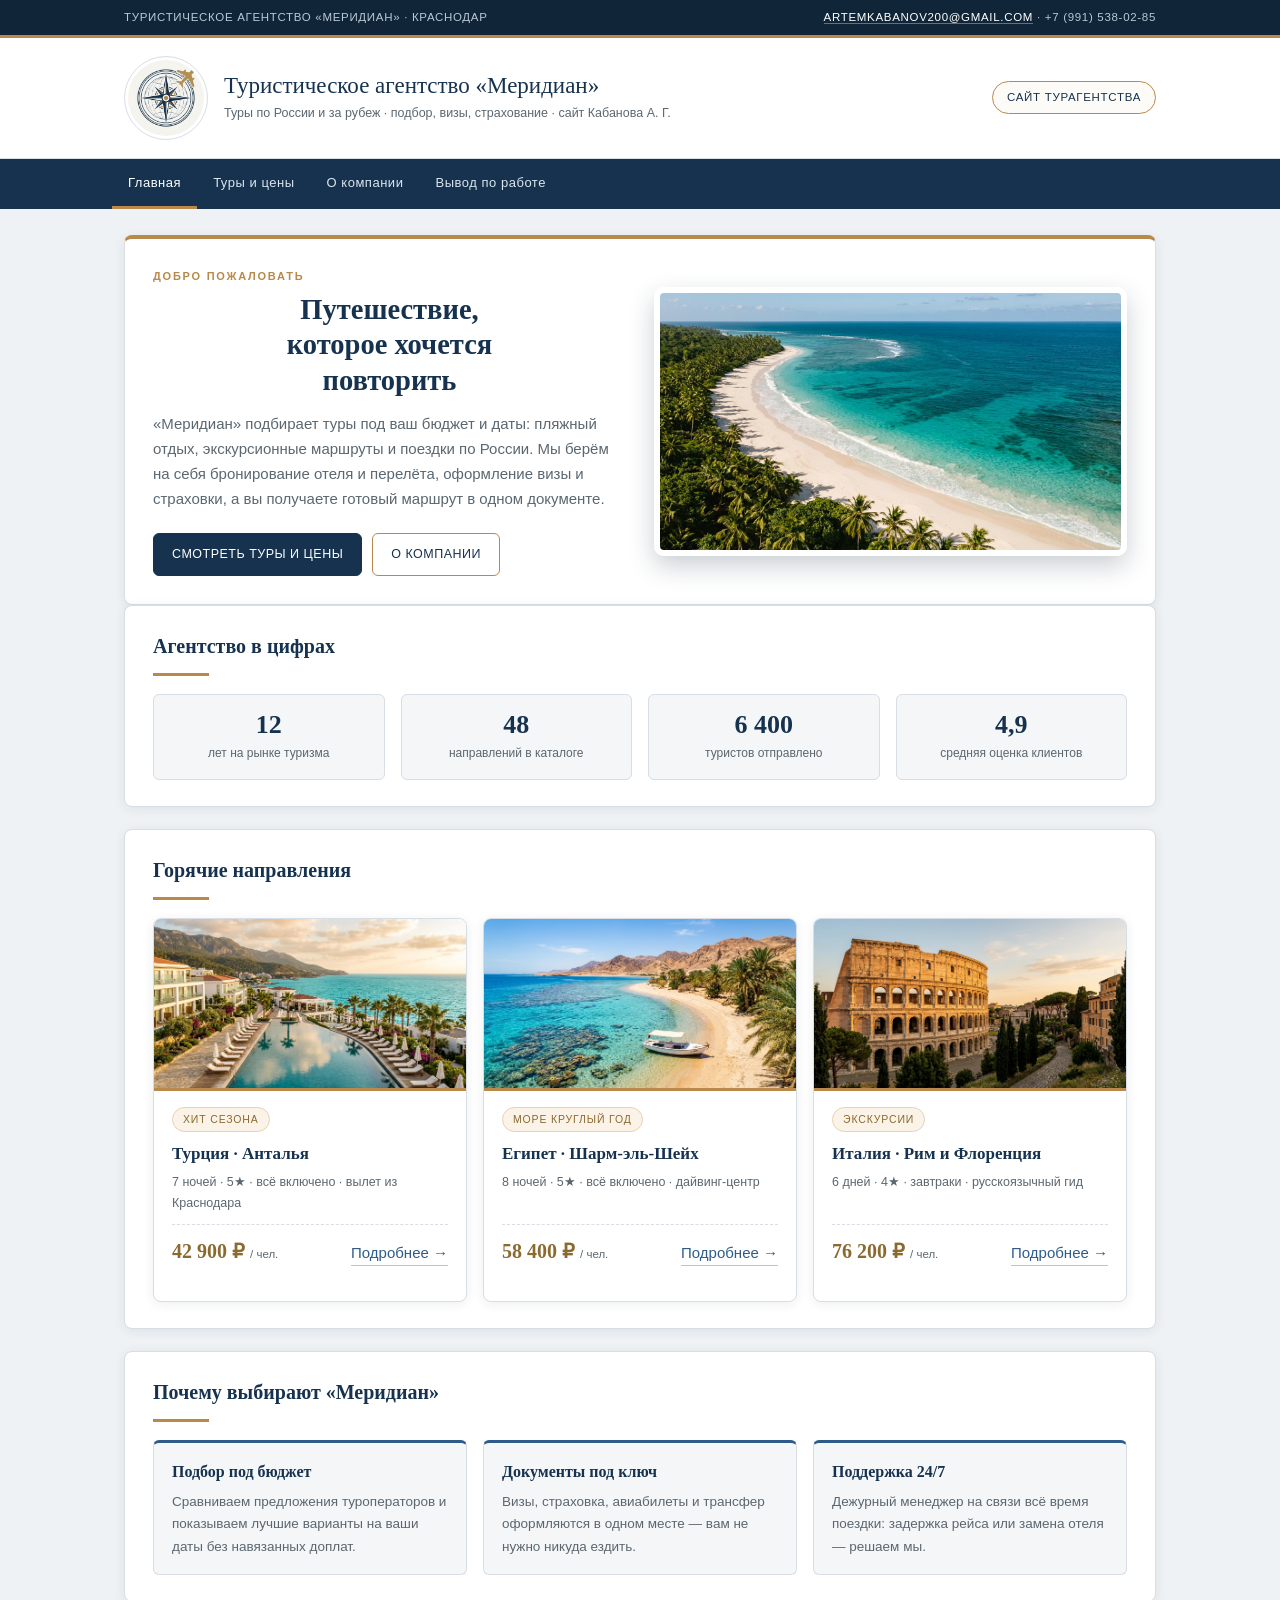
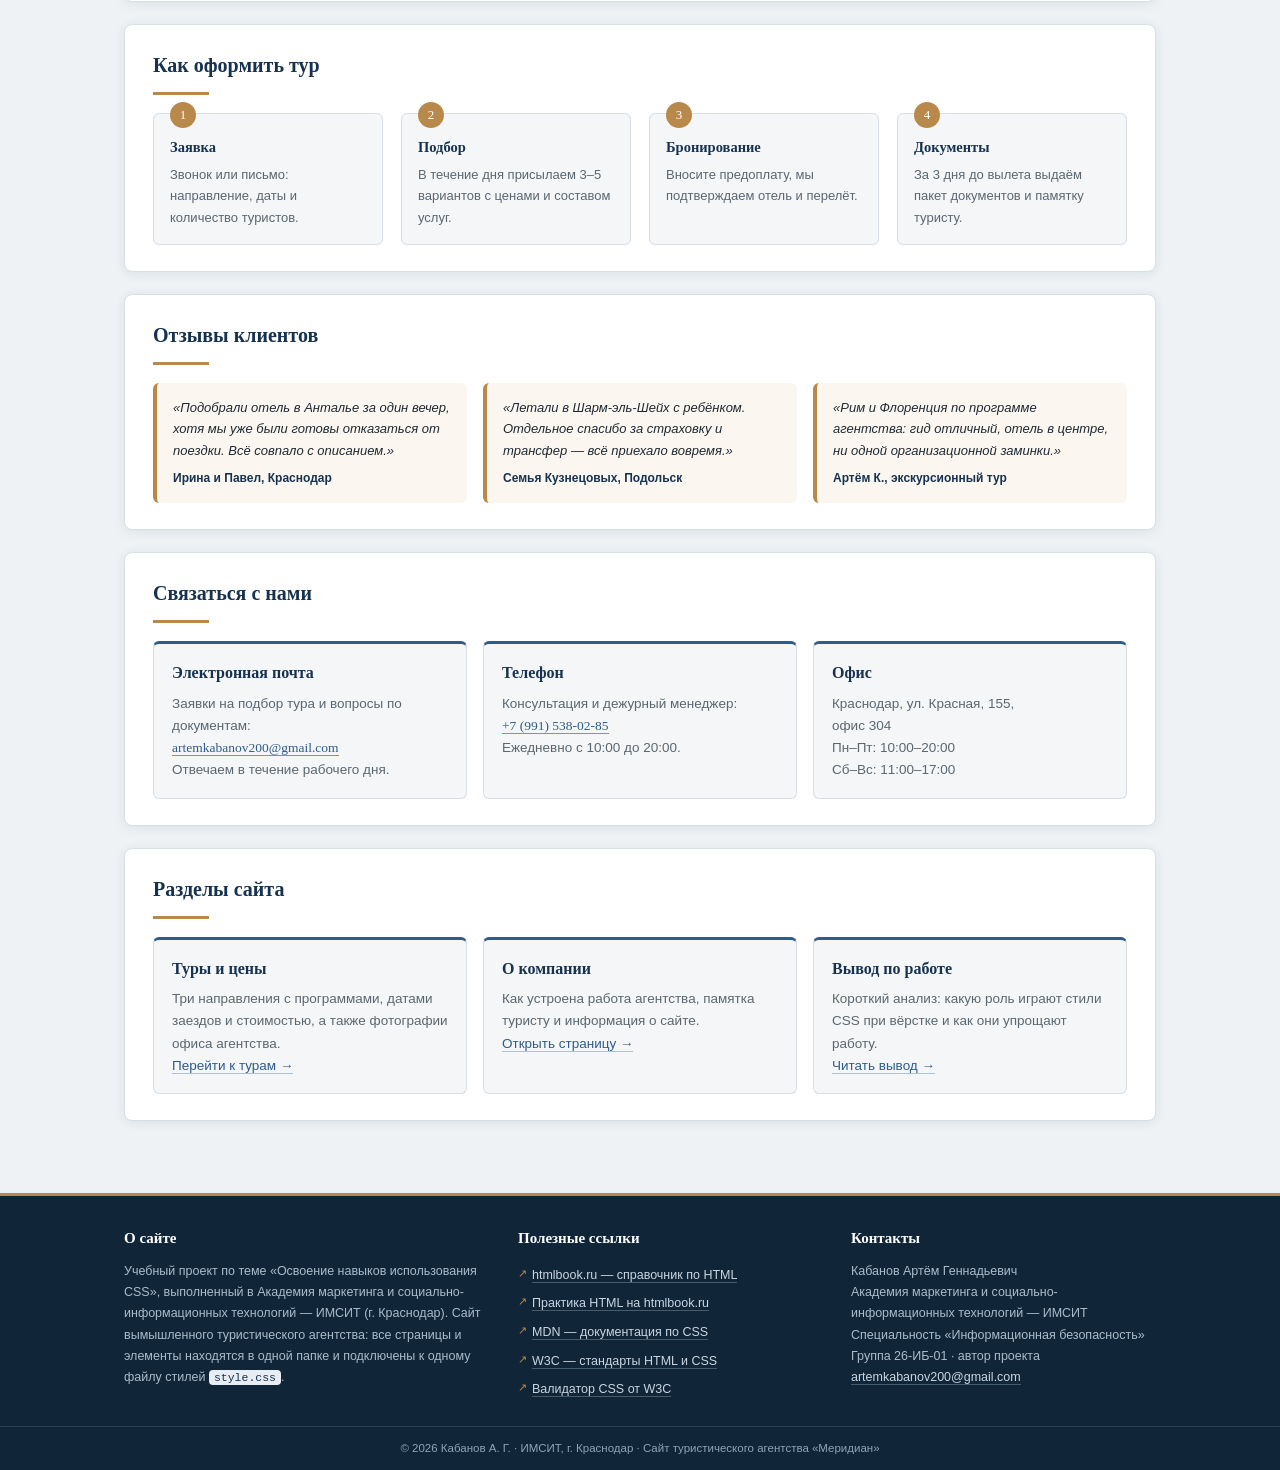
<file: index.html>
<!DOCTYPE html>
<html lang="ru">
<head>
    <meta charset="utf-8">
    <meta name="viewport" content="width=device-width, initial-scale=1">
    <meta name="description" content="Туристическое агентство «Меридиан»: горячие направления, подбор туров, визовая поддержка и страхование. Автор сайта — Кабанов Артём Геннадьевич.">
    <title>Кабанов А. Г. — туристическое агентство «Меридиан»</title> <!-- п. 1.2: в &lt;title&gt; внесены свои данные -->
    <link rel="stylesheet" href="style.css" type="text/css"> <!-- п. 1: подключаем внешний файл стилей -->
</head>
<body>

<!-- Верхняя служебная полоса -->
<div class="topbar">
    <div class="topbar-inner">
        <span>Туристическое агентство «Меридиан» · Краснодар</span>
        <span><a href="mailto:artemkabanov200@gmail.com">artemkabanov200@gmail.com</a> · +7 (991) 538-02-85</span>
    </div>
</div>

<!-- Шапка сайта: логотип и название -->
<header class="masthead">
    <div class="masthead-inner">
        <img class="logo" src="images/logo.png" alt="Логотип туристического агентства «Меридиан»">
        <div>
            <p class="site-title">Туристическое агентство «Меридиан»</p>
            <p class="site-sub">Туры по России и за рубеж · подбор, визы, страхование · сайт Кабанова А. Г.</p>
        </div>
        <span class="site-badge">Сайт турагентства</span>
    </div>
</header>

<!-- Главное меню: три страницы сайта -->
<nav class="mainnav" aria-label="Главное меню">
    <ul>
        <li><a class="active" href="index.html" aria-current="page">Главная</a></li>
        <li><a href="index01.html">Туры и цены</a></li>
        <li><a href="index02.html">О компании</a></li>
        <li><a href="index02.html#conclusion">Вывод по работе</a></li>
    </ul>
</nav>

<main class="container">

    <!-- Первый экран: заголовок, текст, фотография направления -->
    <section class="hero hero--travel">
        <div>
            <p class="kicker">Добро пожаловать</p>
            <!-- изменено: вместо &lt;h1 align=center&gt;&lt;u&gt; — класс .textstyle0 и строгий деловой цвет -->
            <h1 class="textstyle0">Путешествие,<br>которое хочется<br>повторить</h1>
            <!-- изменено: размер шрифта 5, &lt;b&gt; и &lt;i&gt; заменены на классы CSS -->
            <p class="lead">«Меридиан» подбирает туры под ваш бюджет и даты: пляжный отдых, экскурсионные
                маршруты и поездки по России. Мы берём на себя бронирование отеля и перелёта, оформление
                визы и страховки, а вы получаете готовый маршрут в одном документе.</p>
            <p class="btn-row">
                <a class="btn btn-primary" href="index01.html">Смотреть туры и цены</a>
                <a class="btn btn-outline" href="index02.html">О компании</a>
            </p>
        </div>
        <div>
            <!-- п. 1.4: рисунок заменён; размер и положение задаются стилями -->
            <img class="hero-photo" src="images/hero-beach.jpg" alt="Побережье с белым песком и бирюзовой водой" width="688" height="384">
        </div>
    </section>

    <!-- Цифры о компании -->
    <section class="section">
        <h2 class="section-title">Агентство в цифрах</h2>
        <div class="rule"></div>
        <div class="facts">
            <div class="fact"><b>12</b><span>лет на рынке туризма</span></div>
            <div class="fact"><b>48</b><span>направлений в каталоге</span></div>
            <div class="fact"><b>6 400</b><span>туристов отправлено</span></div>
            <div class="fact"><b>4,9</b><span>средняя оценка клиентов</span></div>
        </div>
    </section>

    <!-- Горячие направления -->
    <section class="section">
        <h2 class="section-title">Горячие направления</h2>
        <div class="rule"></div>
        <div class="card-grid">

            <article class="tour-card">
                <img src="images/turkey.jpg" alt="Отель на берегу Средиземного моря в Турции" width="688" height="384">
                <div class="tour-body">
                    <span class="tour-badge">Хит сезона</span>
                    <h3 class="tour-title">Турция · Анталья</h3>
                    <p class="tour-meta">7 ночей · 5★ · всё включено · вылет из Краснодара</p>
                    <p class="tour-bottom">
                        <span class="price">42 900 ₽ <small>/ чел.</small></span>
                        <a href="index01.html#turkey">Подробнее →</a>
                    </p>
                </div>
            </article>

            <article class="tour-card">
                <img src="images/egypt.jpg" alt="Коралловый риф и пляж Красного моря в Египте" width="688" height="384">
                <div class="tour-body">
                    <span class="tour-badge">Море круглый год</span>
                    <h3 class="tour-title">Египет · Шарм-эль-Шейх</h3>
                    <p class="tour-meta">8 ночей · 5★ · всё включено · дайвинг-центр</p>
                    <p class="tour-bottom">
                        <span class="price">58 400 ₽ <small>/ чел.</small></span>
                        <a href="index01.html#egypt">Подробнее →</a>
                    </p>
                </div>
            </article>

            <article class="tour-card">
                <img src="images/italy.jpg" alt="Колизей в Риме на закате" width="688" height="384">
                <div class="tour-body">
                    <span class="tour-badge">Экскурсии</span>
                    <h3 class="tour-title">Италия · Рим и Флоренция</h3>
                    <p class="tour-meta">6 дней · 4★ · завтраки · русскоязычный гид</p>
                    <p class="tour-bottom">
                        <span class="price">76 200 ₽ <small>/ чел.</small></span>
                        <a href="index01.html#italy">Подробнее →</a>
                    </p>
                </div>
            </article>

        </div>
    </section>

    <!-- Почему нас выбирают -->
    <section class="section">
        <h2 class="section-title">Почему выбирают «Меридиан»</h2>
        <div class="rule"></div>
        <div class="card-grid">
            <article class="card">
                <h3>Подбор под бюджет</h3>
                <p>Сравниваем предложения туроператоров и показываем лучшие варианты на ваши даты
                    без навязанных доплат.</p>
            </article>
            <article class="card">
                <h3>Документы под ключ</h3>
                <p>Визы, страховка, авиабилеты и трансфер оформляются в одном месте — вам не нужно
                    никуда ездить.</p>
            </article>
            <article class="card">
                <h3>Поддержка 24/7</h3>
                <p>Дежурный менеджер на связи всё время поездки: задержка рейса или замена отеля —
                    решаем мы.</p>
            </article>
        </div>
    </section>

    <!-- Как оформить тур -->
    <section class="section">
        <h2 class="section-title">Как оформить тур</h2>
        <div class="rule"></div>
        <ol class="steps">
            <li><b>Заявка</b>Звонок или письмо: направление, даты и количество туристов.</li>
            <li><b>Подбор</b>В течение дня присылаем 3–5 вариантов с ценами и составом услуг.</li>
            <li><b>Бронирование</b>Вносите предоплату, мы подтверждаем отель и перелёт.</li>
            <li><b>Документы</b>За 3 дня до вылета выдаём пакет документов и памятку туристу.</li>
        </ol>
    </section>

    <!-- Отзывы -->
    <section class="section">
        <h2 class="section-title">Отзывы клиентов</h2>
        <div class="rule"></div>
        <div class="quotes">
            <blockquote class="quote">
                «Подобрали отель в Анталье за один вечер, хотя мы уже были готовы отказаться от поездки.
                Всё совпало с описанием.»
                <footer>Ирина и Павел, Краснодар</footer>
            </blockquote>
            <blockquote class="quote">
                «Летали в Шарм-эль-Шейх с ребёнком. Отдельное спасибо за страховку и трансфер —
                всё приехало вовремя.»
                <footer>Семья Кузнецовых, Подольск</footer>
            </blockquote>
            <blockquote class="quote">
                «Рим и Флоренция по программе агентства: гид отличный, отель в центре, ни одной
                организационной заминки.»
                <footer>Артём К., экскурсионный тур</footer>
            </blockquote>
        </div>
    </section>

    <!-- ================= Контакты ================= -->
    <section class="section">
        <h2 class="section-title">Связаться с нами</h2>
        <div class="rule"></div>
        <div class="card-grid">
            <article class="card">
                <h3>Электронная почта</h3>
                <p>Заявки на подбор тура и вопросы по документам:</p>
                <p class="contact-big"><a href="mailto:artemkabanov200@gmail.com">artemkabanov200@gmail.com</a></p>
                <p>Отвечаем в течение рабочего дня.</p>
            </article>
            <article class="card">
                <h3>Телефон</h3>
                <p>Консультация и дежурный менеджер:</p>
                <p class="contact-big"><a href="tel:+79915380285">+7 (991) 538-02-85</a></p>
                <p>Ежедневно с 10:00 до 20:00.</p>
            </article>
            <article class="card">
                <h3>Офис</h3>
                <p>Краснодар, ул. Красная, 155,<br>офис 304</p>
                <p>Пн–Пт: 10:00–20:00<br>Сб–Вс: 11:00–17:00</p>
            </article>
        </div>
    </section>

    <!-- Быстрые переходы по сайту -->
    <section class="section">
        <h2 class="section-title">Разделы сайта</h2>
        <div class="rule"></div>
        <div class="card-grid">
            <article class="card">
                <h3>Туры и цены</h3>
                <p>Три направления с программами, датами заездов и стоимостью, а также фотографии
                    офиса агентства.</p>
                <p><a href="index01.html">Перейти к турам →</a></p>
            </article>
            <article class="card">
                <h3>О компании</h3>
                <p>Как устроена работа агентства, памятка туристу и информация о сайте.</p>
                <p><a href="index02.html">Открыть страницу →</a></p>
            </article>
            <article class="card">
                <h3>Вывод по работе</h3>
                <p>Короткий анализ: какую роль играют стили CSS при вёрстке и как они упрощают работу.</p>
                <p><a href="index02.html#conclusion">Читать вывод →</a></p>
            </article>
        </div>
    </section>

</main>

<!-- Нижний блок: ссылки на внешние источники информации -->
<footer class="footer">
    <div class="footer-inner">
        <div>
            <h4>О сайте</h4>
            <p>Учебный проект по теме «Освоение навыков использования CSS», выполненный в
                Академия маркетинга и социально-информационных технологий — ИМСИТ (г. Краснодар). Сайт вымышленного туристического агентства:
                все страницы и элементы находятся в одной папке и подключены к одному файлу стилей
                <code>style.css</code>.</p>
        </div>
        <div>
            <h4>Полезные ссылки</h4>
            <ul>
                <li><a href="https://htmlbook.ru/" target="_blank" rel="noopener">htmlbook.ru — справочник по HTML</a></li>
                <li><a href="https://htmlbook.ru/practical" target="_blank" rel="noopener">Практика HTML на htmlbook.ru</a></li>
                <li><a href="https://developer.mozilla.org/ru/docs/Web/CSS" target="_blank" rel="noopener">MDN — документация по CSS</a></li>
                <li><a href="https://www.w3.org/standards/webdesign/htmlcss" target="_blank" rel="noopener">W3C — стандарты HTML и CSS</a></li>
                <li><a href="https://jigsaw.w3.org/css-validator/" target="_blank" rel="noopener">Валидатор CSS от W3C</a></li>
            </ul>
        </div>
        <div>
            <h4>Контакты</h4>
            <p>Кабанов Артём Геннадьевич<br>
                Академия маркетинга и социально-информационных технологий — ИМСИТ<br>
                Специальность «Информационная безопасность»<br>
                Группа 26-ИБ-01 · автор проекта<br>
                <a href="mailto:artemkabanov200@gmail.com">artemkabanov200@gmail.com</a></p>
        </div>
    </div>
    <div class="footer-bottom">© 2026 Кабанов А. Г. · ИМСИТ, г. Краснодар · Сайт туристического агентства «Меридиан»</div>
</footer>

</body>
</html>
</file>
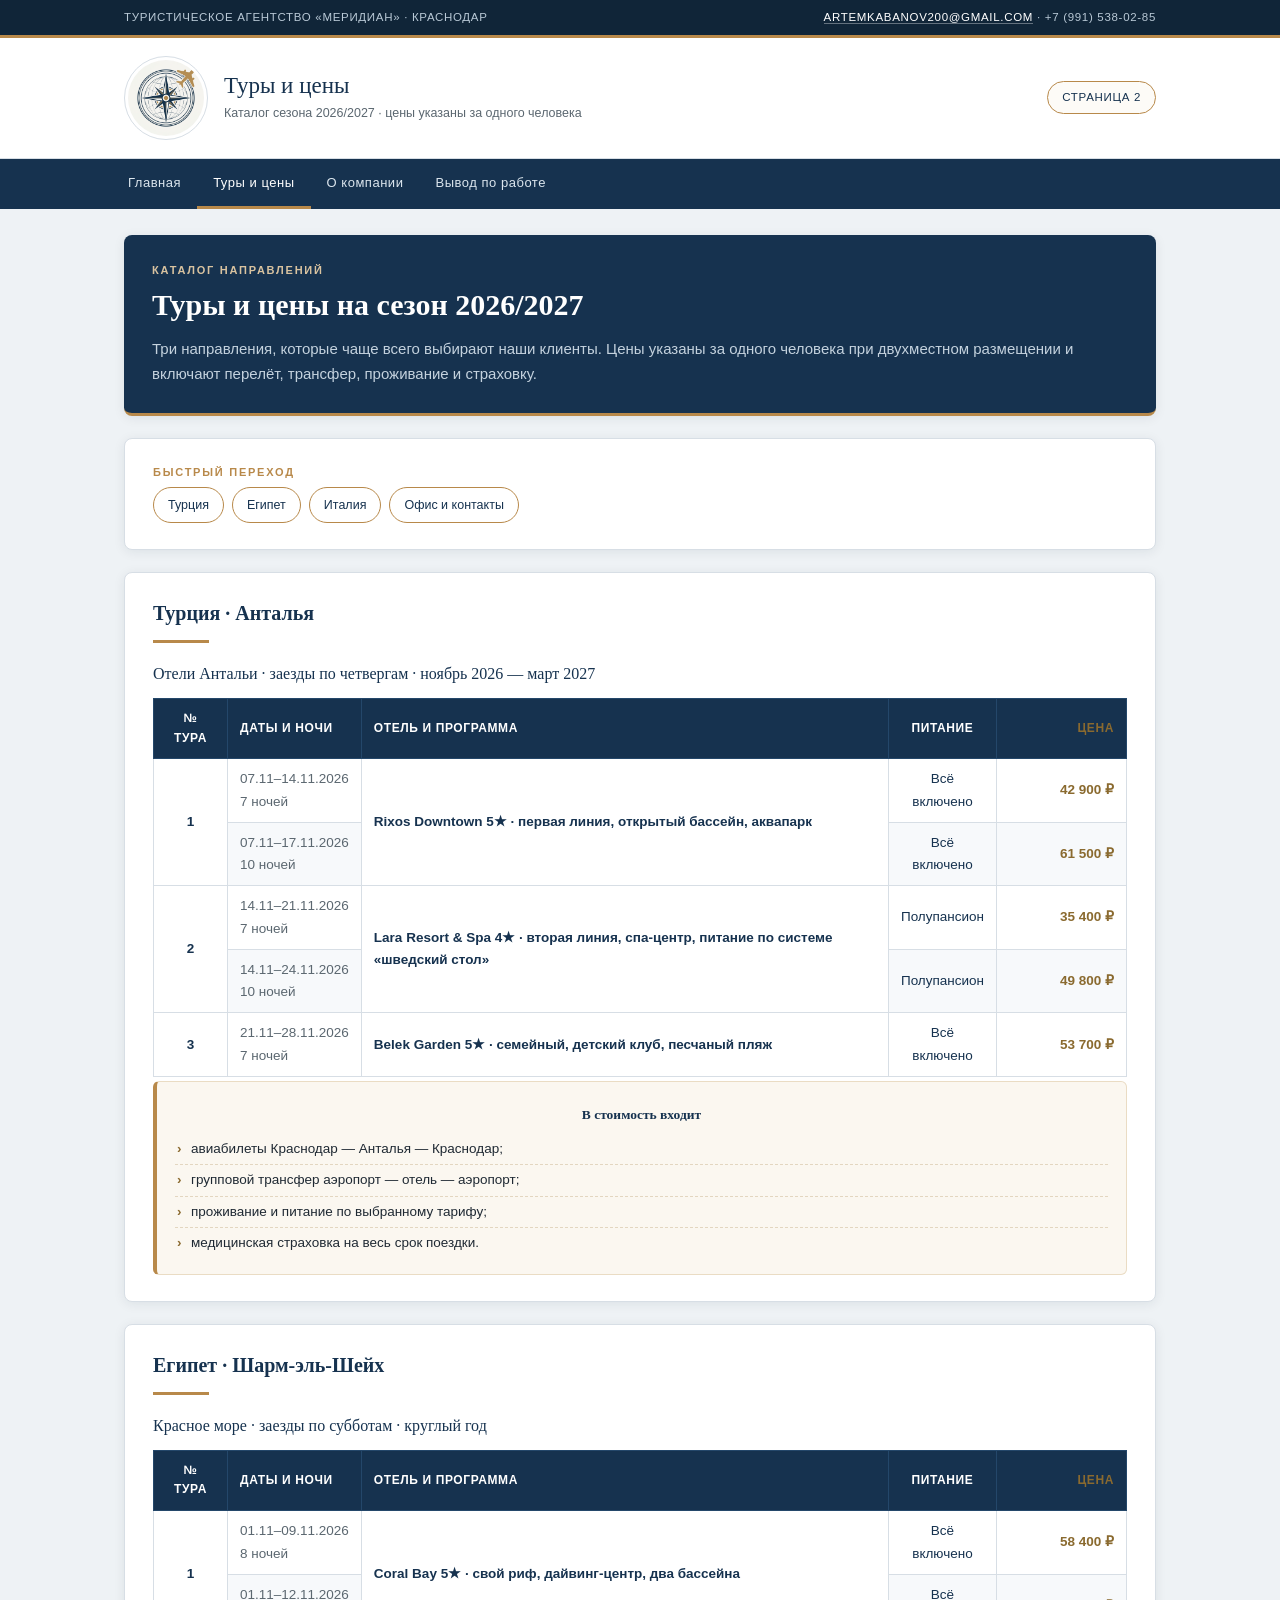
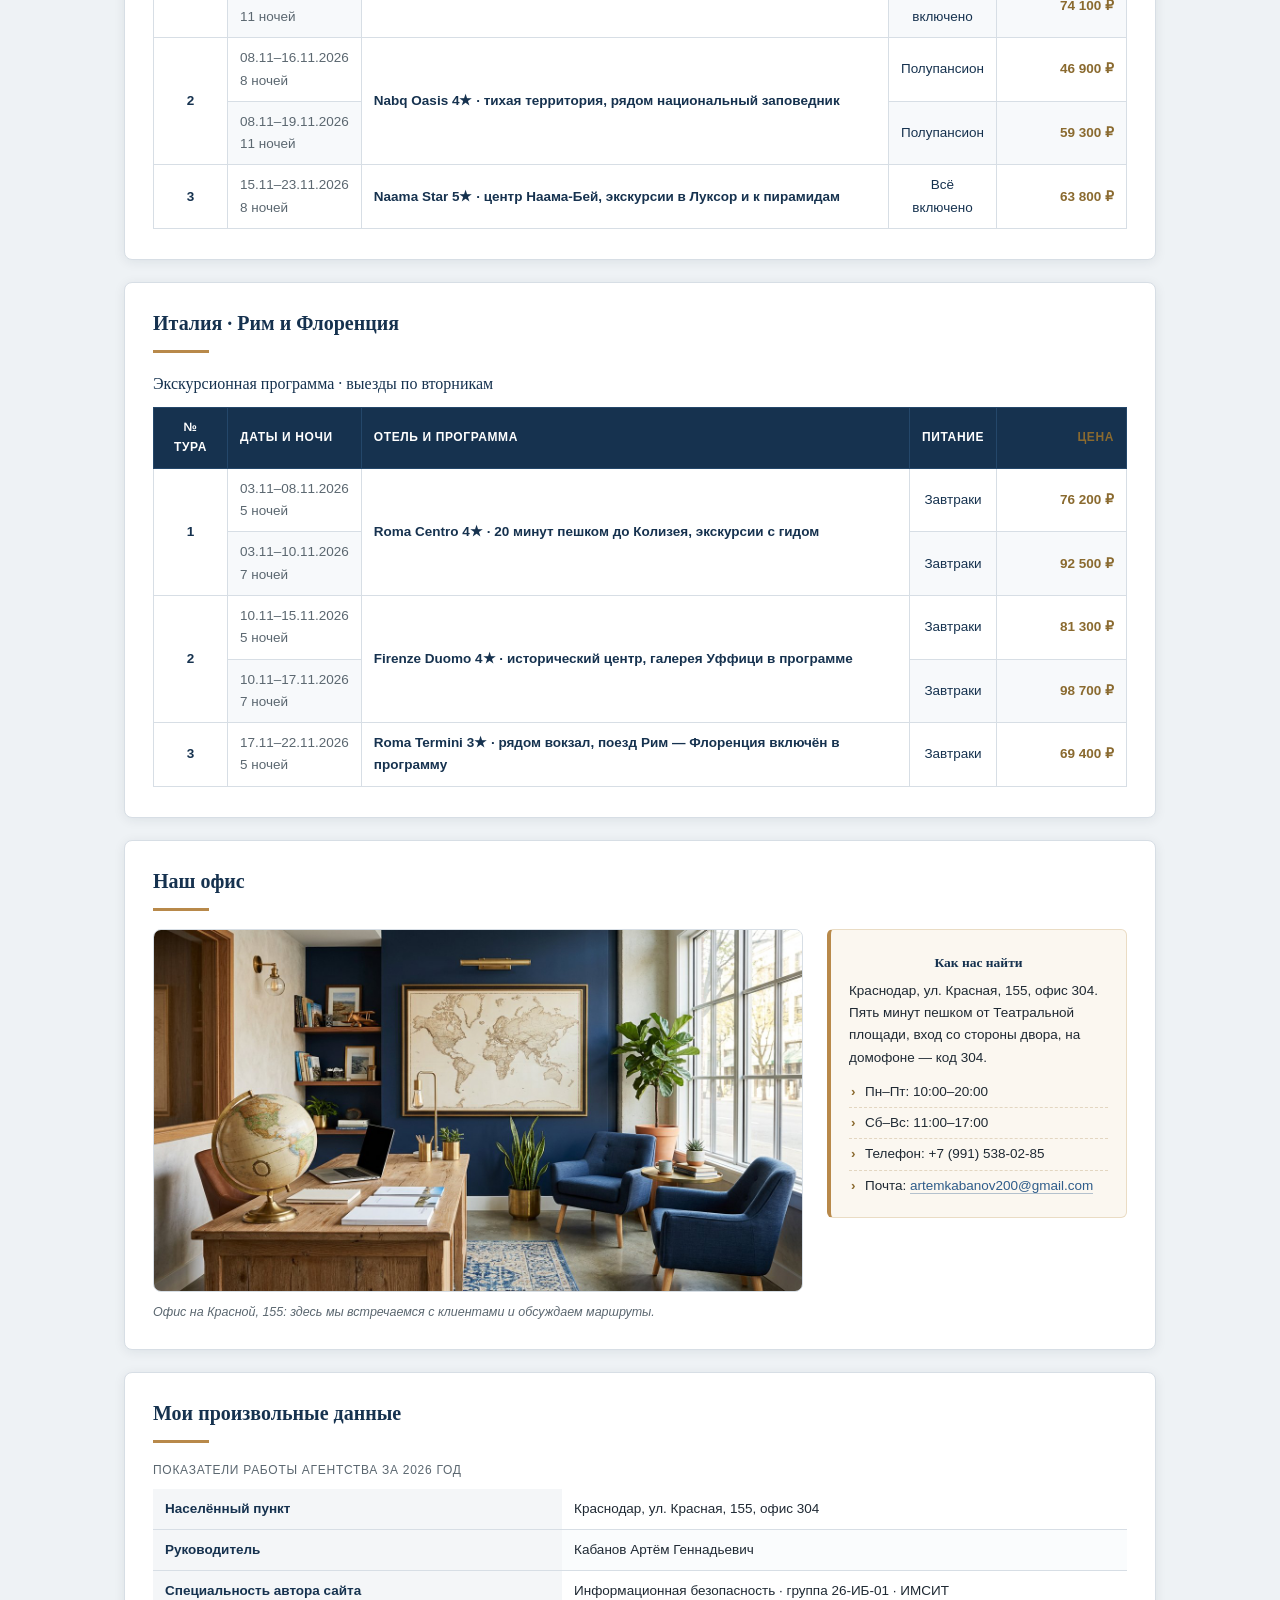
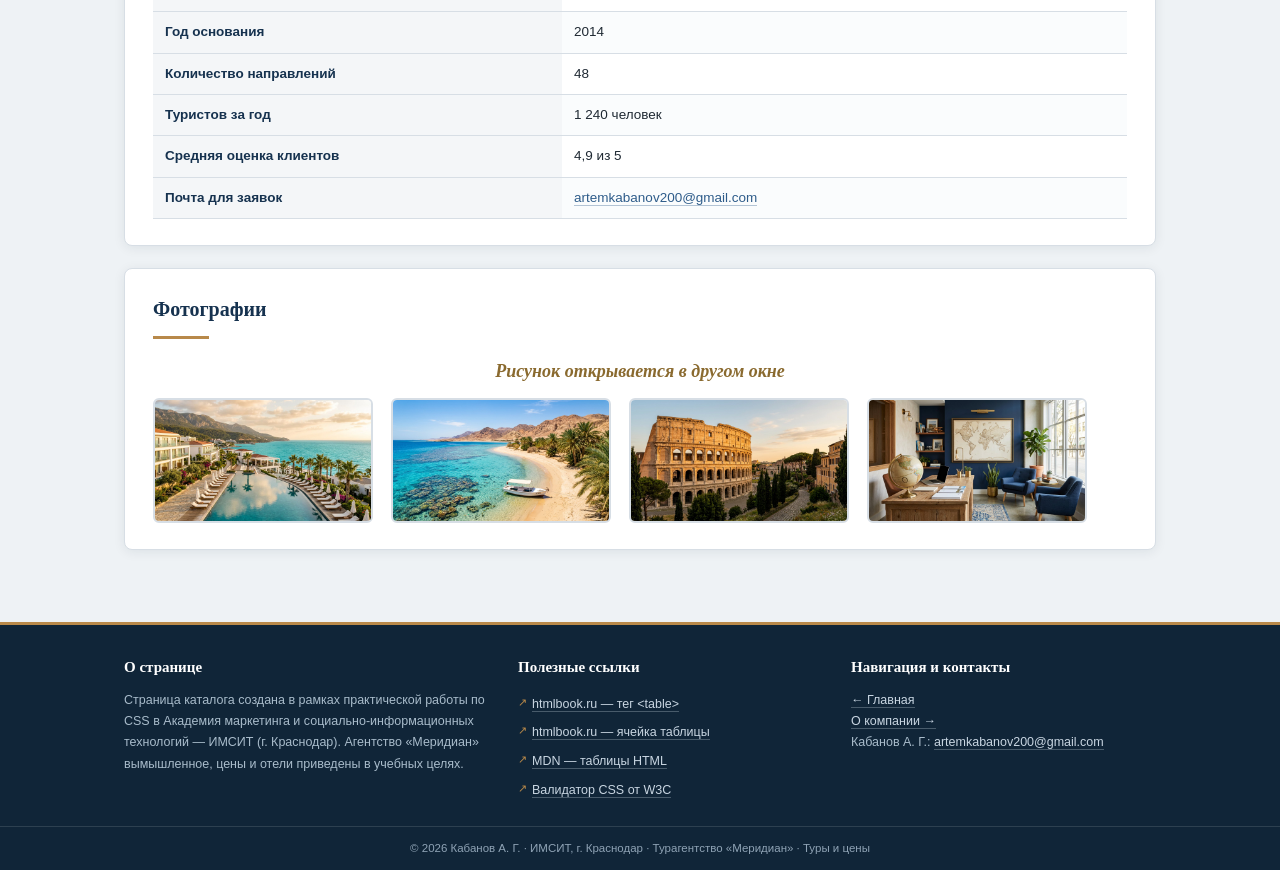
<file: index01.html>
<!DOCTYPE html>
<html lang="ru">
<head>
    <meta charset="utf-8">
    <meta name="viewport" content="width=device-width, initial-scale=1">
    <meta name="description" content="Туры и цены туристического агентства «Меридиан»: Турция, Египет, Италия — даты заездов, отели, питание и стоимость.">
    <!-- п. 2.4: изменения в странице отмечены комментариями -->
    <title>Туры и цены — турагентство «Меридиан» · Кабанов А. Г.</title> <!-- изменено: в &lt;title&gt; добавлена своя фамилия -->
    <link rel="stylesheet" href="style.css" type="text/css">
</head>
<body>

<div class="topbar">
    <div class="topbar-inner">
        <span>Туристическое агентство «Меридиан» · Краснодар</span>
        <span><a href="mailto:artemkabanov200@gmail.com">artemkabanov200@gmail.com</a> · +7 (991) 538-02-85</span>
    </div>
</div>

<header class="masthead">
    <div class="masthead-inner">
        <img class="logo" src="images/logo.png" alt="Логотип туристического агентства «Меридиан»">
        <div>
            <p class="site-title">Туры и цены</p>
            <p class="site-sub">Каталог сезона 2026/2027 · цены указаны за одного человека</p>
        </div>
        <span class="site-badge">Страница 2</span>
    </div>
</header>

<nav class="mainnav" aria-label="Главное меню">
    <ul>
        <li><a href="index.html">Главная</a></li>
        <li><a class="active" href="index01.html" aria-current="page">Туры и цены</a></li>
        <li><a href="index02.html">О компании</a></li>
        <li><a href="index02.html#conclusion">Вывод по работе</a></li>
    </ul>
</nav>

<main class="container">

    <!-- изменено: вместо &lt;h2 align=center&gt;&lt;u&gt; и &lt;font&gt; — блок-заголовок и классы CSS -->
    <header class="page-head">
        <p class="kicker">Каталог направлений</p>
        <h1 class="page-title">Туры и цены на сезон 2026/2027</h1>
        <p class="lead">Три направления, которые чаще всего выбирают наши клиенты. Цены указаны за одного
            человека при двухместном размещении и включают перелёт, трансфер, проживание и страховку.</p>
    </header>

    <!-- изменено: вместо строки с десятком &lt;br&gt; — аккуратный блок быстрых ссылок -->
    <section class="section">
        <p class="kicker">Быстрый переход</p>
        <ul class="jump-nav">
            <li><a href="#turkey">Турция</a></li>
            <li><a href="#egypt">Египет</a></li>
            <li><a href="#italy">Италия</a></li>
            <li><a href="#office">Офис и контакты</a></li>
        </ul>
    </section>

    <!-- ================= ТУРЦИЯ ================= -->
    <section class="section" id="turkey">
        <h2 class="section-title">Турция · Анталья</h2>
        <div class="rule"></div>

        <!-- изменено: вместо table border width=50%, &lt;td bgcolor&gt; и ROWSPAN — стилизованная таблица -->
        <div class="table-scroll">
        <table class="schedule">
            <caption>Отели Антальи · заезды по четвергам · ноябрь 2026 — март 2027</caption>
            <thead>
                <tr>
                    <th class="pair-no">№ тура</th>
                    <th class="time">Даты и ночи</th>
                    <th>Отель и программа</th>
                    <th class="room">Питание</th>
                    <th class="price-cell">Цена</th>
                </tr>
            </thead>
            <tbody>
                <!-- изменено: данные в таблице заменены своими — реальные типы отелей и цены -->
                <tr>
                    <td class="pair-no" rowspan="2">1</td>
                    <td class="time">07.11–14.11.2026<br>7 ночей</td>
                    <td class="hotel-name" rowspan="2">Rixos Downtown 5★ · первая линия,
                        открытый бассейн, аквапарк</td>
                    <td class="room">Всё включено</td>
                    <td class="price-cell">42 900 ₽</td>
                </tr>
                <tr>
                    <td class="time">07.11–17.11.2026<br>10 ночей</td>
                    <td class="room">Всё включено</td>
                    <td class="price-cell">61 500 ₽</td>
                </tr>
                <tr>
                    <td class="pair-no" rowspan="2">2</td>
                    <td class="time">14.11–21.11.2026<br>7 ночей</td>
                    <td class="hotel-name" rowspan="2">Lara Resort &amp; Spa 4★ · вторая линия,
                        спа-центр, питание по системе «шведский стол»</td>
                    <td class="room">Полупансион</td>
                    <td class="price-cell">35 400 ₽</td>
                </tr>
                <tr>
                    <td class="time">14.11–24.11.2026<br>10 ночей</td>
                    <td class="room">Полупансион</td>
                    <td class="price-cell">49 800 ₽</td>
                </tr>
                <tr>
                    <td class="pair-no">3</td>
                    <td class="time">21.11–28.11.2026<br>7 ночей</td>
                    <td class="hotel-name">Belek Garden 5★ · семейный, детский клуб,
                        песчаный пляж</td>
                    <td class="room">Всё включено</td>
                    <td class="price-cell">53 700 ₽</td>
                </tr>
            </tbody>
        </table>
        </div>

        <aside class="info-box">
            <p class="textstyle3">В стоимость входит</p>
            <ul>
                <li>авиабилеты Краснодар — Анталья — Краснодар;</li>
                <li>групповой трансфер аэропорт — отель — аэропорт;</li>
                <li>проживание и питание по выбранному тарифу;</li>
                <li>медицинская страховка на весь срок поездки.</li>
            </ul>
        </aside>
    </section>

    <!-- ================= ЕГИПЕТ ================= -->
    <section class="section" id="egypt">
        <h2 class="section-title">Египет · Шарм-эль-Шейх</h2>
        <div class="rule"></div>

        <!-- изменено: вместо &lt;td bgcolor&gt; с кричащими цветами (#000099, #33FF00, #FF6600) — спокойная деловая гамма -->
        <div class="table-scroll">
        <table class="schedule">
            <caption>Красное море · заезды по субботам · круглый год</caption>
            <thead>
                <tr>
                    <th class="pair-no">№ тура</th>
                    <th class="time">Даты и ночи</th>
                    <th>Отель и программа</th>
                    <th class="room">Питание</th>
                    <th class="price-cell">Цена</th>
                </tr>
            </thead>
            <tbody>
                <tr>
                    <td class="pair-no" rowspan="2">1</td>
                    <td class="time">01.11–09.11.2026<br>8 ночей</td>
                    <td class="hotel-name" rowspan="2">Coral Bay 5★ · свой риф, дайвинг-центр,
                        два бассейна</td>
                    <td class="room">Всё включено</td>
                    <td class="price-cell">58 400 ₽</td>
                </tr>
                <tr>
                    <td class="time">01.11–12.11.2026<br>11 ночей</td>
                    <td class="room">Всё включено</td>
                    <td class="price-cell">74 100 ₽</td>
                </tr>
                <tr>
                    <td class="pair-no" rowspan="2">2</td>
                    <td class="time">08.11–16.11.2026<br>8 ночей</td>
                    <td class="hotel-name" rowspan="2">Nabq Oasis 4★ · тихая территория,
                        рядом национальный заповедник</td>
                    <td class="room">Полупансион</td>
                    <td class="price-cell">46 900 ₽</td>
                </tr>
                <tr>
                    <td class="time">08.11–19.11.2026<br>11 ночей</td>
                    <td class="room">Полупансион</td>
                    <td class="price-cell">59 300 ₽</td>
                </tr>
                <tr>
                    <td class="pair-no">3</td>
                    <td class="time">15.11–23.11.2026<br>8 ночей</td>
                    <td class="hotel-name">Naama Star 5★ · центр Наама-Бей, экскурсии
                        в Луксор и к пирамидам</td>
                    <td class="room">Всё включено</td>
                    <td class="price-cell">63 800 ₽</td>
                </tr>
            </tbody>
        </table>
        </div>
    </section>

    <!-- ================= ИТАЛИЯ ================= -->
    <section class="section" id="italy">
        <h2 class="section-title">Италия · Рим и Флоренция</h2>
        <div class="rule"></div>

        <div class="table-scroll">
        <table class="schedule">
            <caption>Экскурсионная программа · выезды по вторникам</caption>
            <thead>
                <tr>
                    <th class="pair-no">№ тура</th>
                    <th class="time">Даты и ночи</th>
                    <th>Отель и программа</th>
                    <th class="room">Питание</th>
                    <th class="price-cell">Цена</th>
                </tr>
            </thead>
            <tbody>
                <tr>
                    <td class="pair-no" rowspan="2">1</td>
                    <td class="time">03.11–08.11.2026<br>5 ночей</td>
                    <td class="hotel-name" rowspan="2">Roma Centro 4★ · 20 минут пешком
                        до Колизея, экскурсии с гидом</td>
                    <td class="room">Завтраки</td>
                    <td class="price-cell">76 200 ₽</td>
                </tr>
                <tr>
                    <td class="time">03.11–10.11.2026<br>7 ночей</td>
                    <td class="room">Завтраки</td>
                    <td class="price-cell">92 500 ₽</td>
                </tr>
                <tr>
                    <td class="pair-no" rowspan="2">2</td>
                    <td class="time">10.11–15.11.2026<br>5 ночей</td>
                    <td class="hotel-name" rowspan="2">Firenze Duomo 4★ · исторический центр,
                        галерея Уффици в программе</td>
                    <td class="room">Завтраки</td>
                    <td class="price-cell">81 300 ₽</td>
                </tr>
                <tr>
                    <td class="time">10.11–17.11.2026<br>7 ночей</td>
                    <td class="room">Завтраки</td>
                    <td class="price-cell">98 700 ₽</td>
                </tr>
                <tr>
                    <td class="pair-no">3</td>
                    <td class="time">17.11–22.11.2026<br>5 ночей</td>
                    <td class="hotel-name">Roma Termini 3★ · рядом вокзал, поезд Рим — Флоренция
                        включён в программу</td>
                    <td class="room">Завтраки</td>
                    <td class="price-cell">69 400 ₽</td>
                </tr>
            </tbody>
        </table>
        </div>
    </section>

    <!-- ============ ВСТАВЛЕНО: рисунок на второй странице ============ -->
    <section class="section" id="office">
        <h2 class="section-title">Наш офис</h2>
        <div class="rule"></div>
        <div class="two-col">
            <figure class="figure">
                <!-- добавлено: рисунок на второй странице (в исходном задании его не было) -->
                <img src="images/office.jpg" alt="Офис туристического агентства «Меридиан»" width="688" height="384">
                <figcaption>Офис на Красной, 155: здесь мы встречаемся с клиентами и обсуждаем маршруты.</figcaption>
            </figure>

            <aside class="info-box">
                <p class="textstyle3">Как нас найти</p>
                <p>Краснодар, ул. Красная, 155, офис 304. Пять минут пешком от Театральной площади,
                    вход со стороны двора, на домофоне — код 304.</p>
                <ul>
                    <li>Пн–Пт: 10:00–20:00</li>
                    <li>Сб–Вс: 11:00–17:00</li>
                    <li>Телефон: +7 (991) 538-02-85</li>
                    <li>Почта: <a href="mailto:artemkabanov200@gmail.com">artemkabanov200@gmail.com</a></li>
                </ul>
            </aside>
        </div>
    </section>

    <!-- ============ ТАБЛИЦА СО СВОИМИ ДАННЫМИ (п. 2.2) ============ -->
    <section class="section" id="numbers">
        <h2 class="section-title">Мои произвольные данные</h2>
        <div class="rule"></div>
        <!-- добавлено: вторая таблица заполнена своими произвольными данными, как требует п. 2.2 -->
        <table class="info-table">
            <caption>Показатели работы агентства за 2026 год</caption>
            <tbody>
                <tr>
                    <th scope="row">Населённый пункт</th>
                    <td>Краснодар, ул. Красная, 155, офис 304</td>
                </tr>
                <tr>
                    <th scope="row">Руководитель</th>
                    <td>Кабанов Артём Геннадьевич</td>
                </tr>
                <tr>
                    <th scope="row">Специальность автора сайта</th>
                    <td>Информационная безопасность · группа 26-ИБ-01 · ИМСИТ</td>
                </tr>
                <tr>
                    <th scope="row">Год основания</th>
                    <td>2014</td>
                </tr>
                <tr>
                    <th scope="row">Количество направлений</th>
                    <td>48</td>
                </tr>
                <tr>
                    <th scope="row">Туристов за год</th>
                    <td>1 240 человек</td>
                </tr>
                <tr>
                    <th scope="row">Средняя оценка клиентов</th>
                    <td>4,9 из 5</td>
                </tr>
                <tr>
                    <th scope="row">Почта для заявок</th>
                    <td><a href="mailto:artemkabanov200@gmail.com">artemkabanov200@gmail.com</a></td>
                </tr>
            </tbody>
        </table>
    </section>

    <!-- изменено: мини-галерея с открытием рисунка в новом окне (target="_blank") -->
    <section class="section">
        <h2 class="section-title">Фотографии</h2>
        <div class="rule"></div>
        <p class="textstyle2">Рисунок открывается в другом окне</p>
        <div class="thumb-row">
            <a href="images/turkey.jpg" target="_blank" rel="noopener">
                <img class="thumb" src="images/turkey.jpg" alt="Отель в Анталье" width="220" height="125">
            </a>
            <a href="images/egypt.jpg" target="_blank" rel="noopener">
                <img class="thumb" src="images/egypt.jpg" alt="Красное море, Египет" width="220" height="125">
            </a>
            <a href="images/italy.jpg" target="_blank" rel="noopener">
                <img class="thumb" src="images/italy.jpg" alt="Колизей, Рим" width="220" height="125">
            </a>
            <a href="images/office.jpg" target="_blank" rel="noopener">
                <img class="thumb" src="images/office.jpg" alt="Офис агентства" width="220" height="125">
            </a>
        </div>
    </section>

</main>

<!-- Нижний блок: ссылки на внешние источники информации -->
<footer class="footer">
    <div class="footer-inner">
        <div>
            <h4>О странице</h4>
            <p>Страница каталога создана в рамках практической работы по CSS в Академия маркетинга и социально-информационных технологий — ИМСИТ
                (г. Краснодар). Агентство «Меридиан» вымышленное, цены и отели приведены
                в учебных целях.</p>
        </div>
        <div>
            <h4>Полезные ссылки</h4>
            <ul>
                <li><a href="https://htmlbook.ru/html/table" target="_blank" rel="noopener">htmlbook.ru — тег &lt;table&gt;</a></li>
                <li><a href="https://htmlbook.ru/html/td" target="_blank" rel="noopener">htmlbook.ru — ячейка таблицы</a></li>
                <li><a href="https://developer.mozilla.org/ru/docs/Web/HTML/Element/table" target="_blank" rel="noopener">MDN — таблицы HTML</a></li>
                <li><a href="https://jigsaw.w3.org/css-validator/" target="_blank" rel="noopener">Валидатор CSS от W3C</a></li>
            </ul>
        </div>
        <div>
            <h4>Навигация и контакты</h4>
            <p><a href="index.html">← Главная</a><br>
                <a href="index02.html">О компании →</a><br>
                Кабанов А. Г.: <a href="mailto:artemkabanov200@gmail.com">artemkabanov200@gmail.com</a></p>
        </div>
    </div>
    <div class="footer-bottom">© 2026 Кабанов А. Г. · ИМСИТ, г. Краснодар · Турагентство «Меридиан» · Туры и цены</div>
</footer>

</body>
</html>
</file>
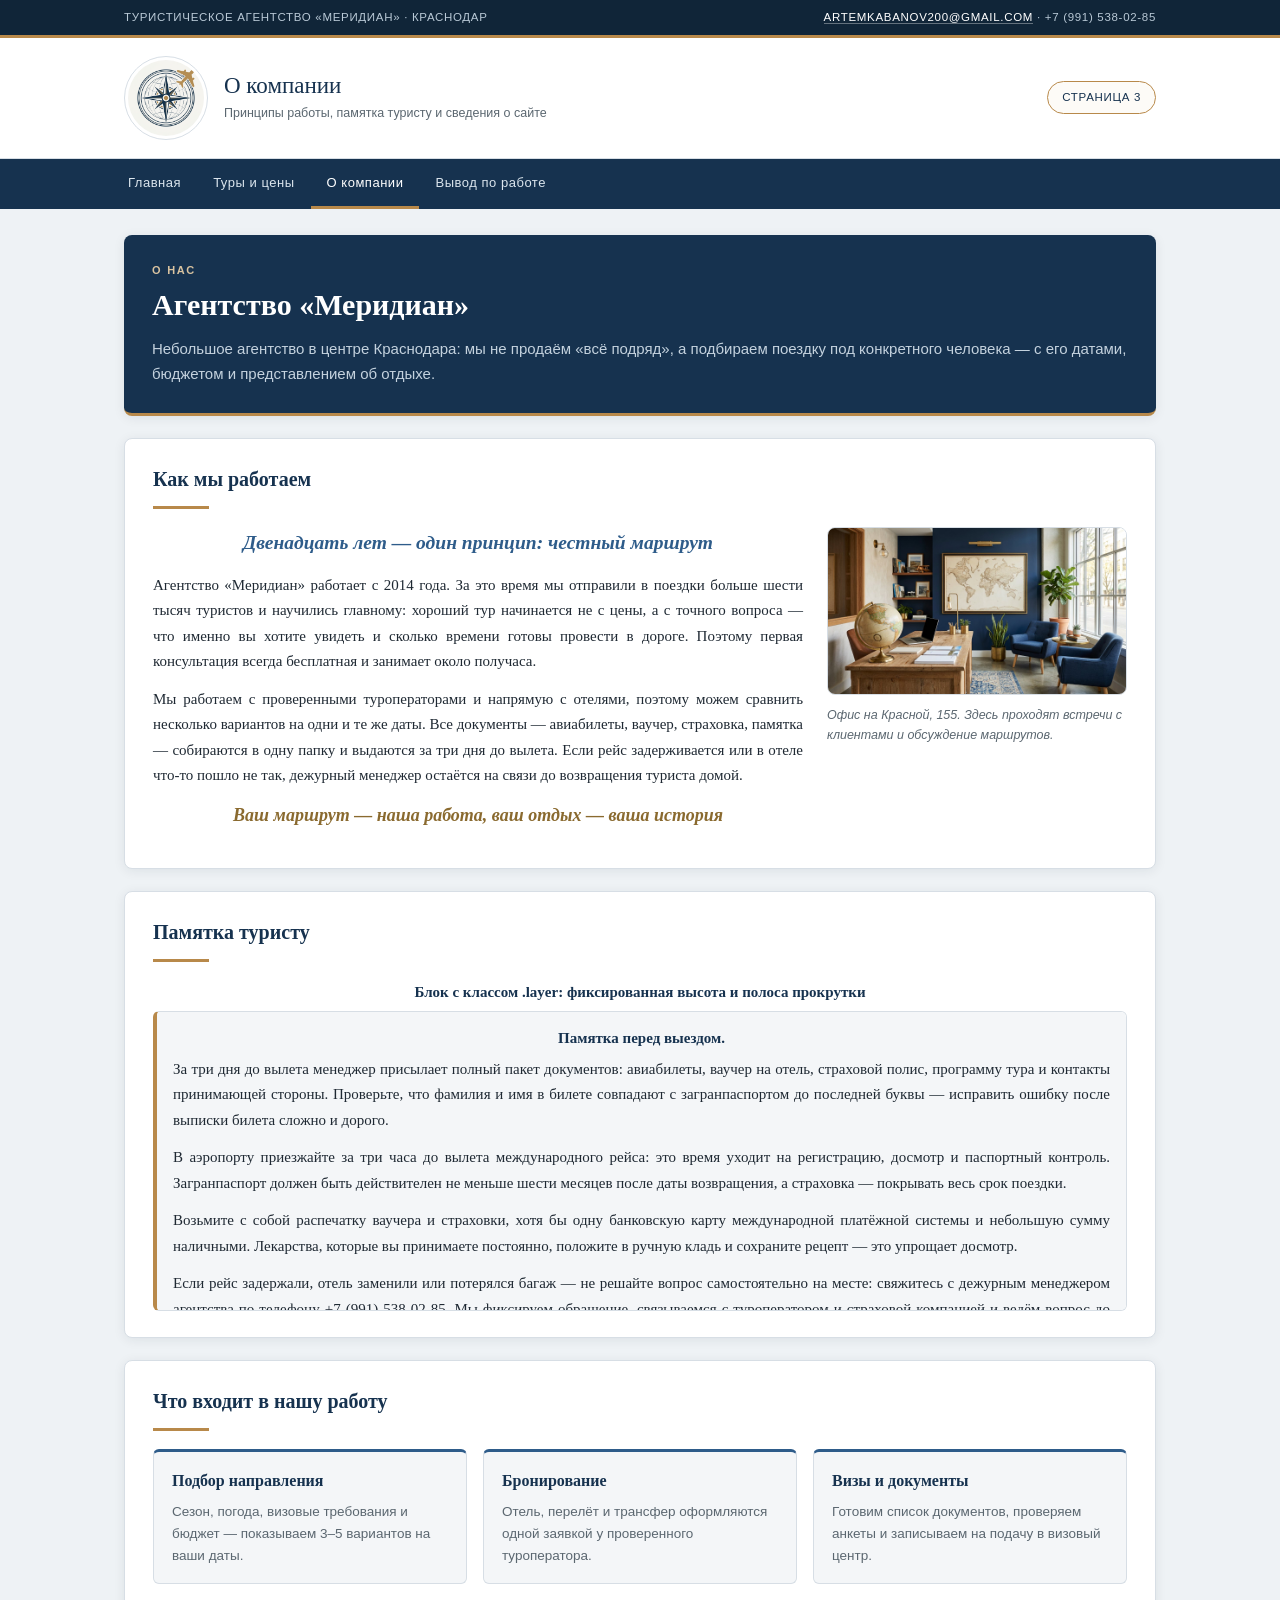
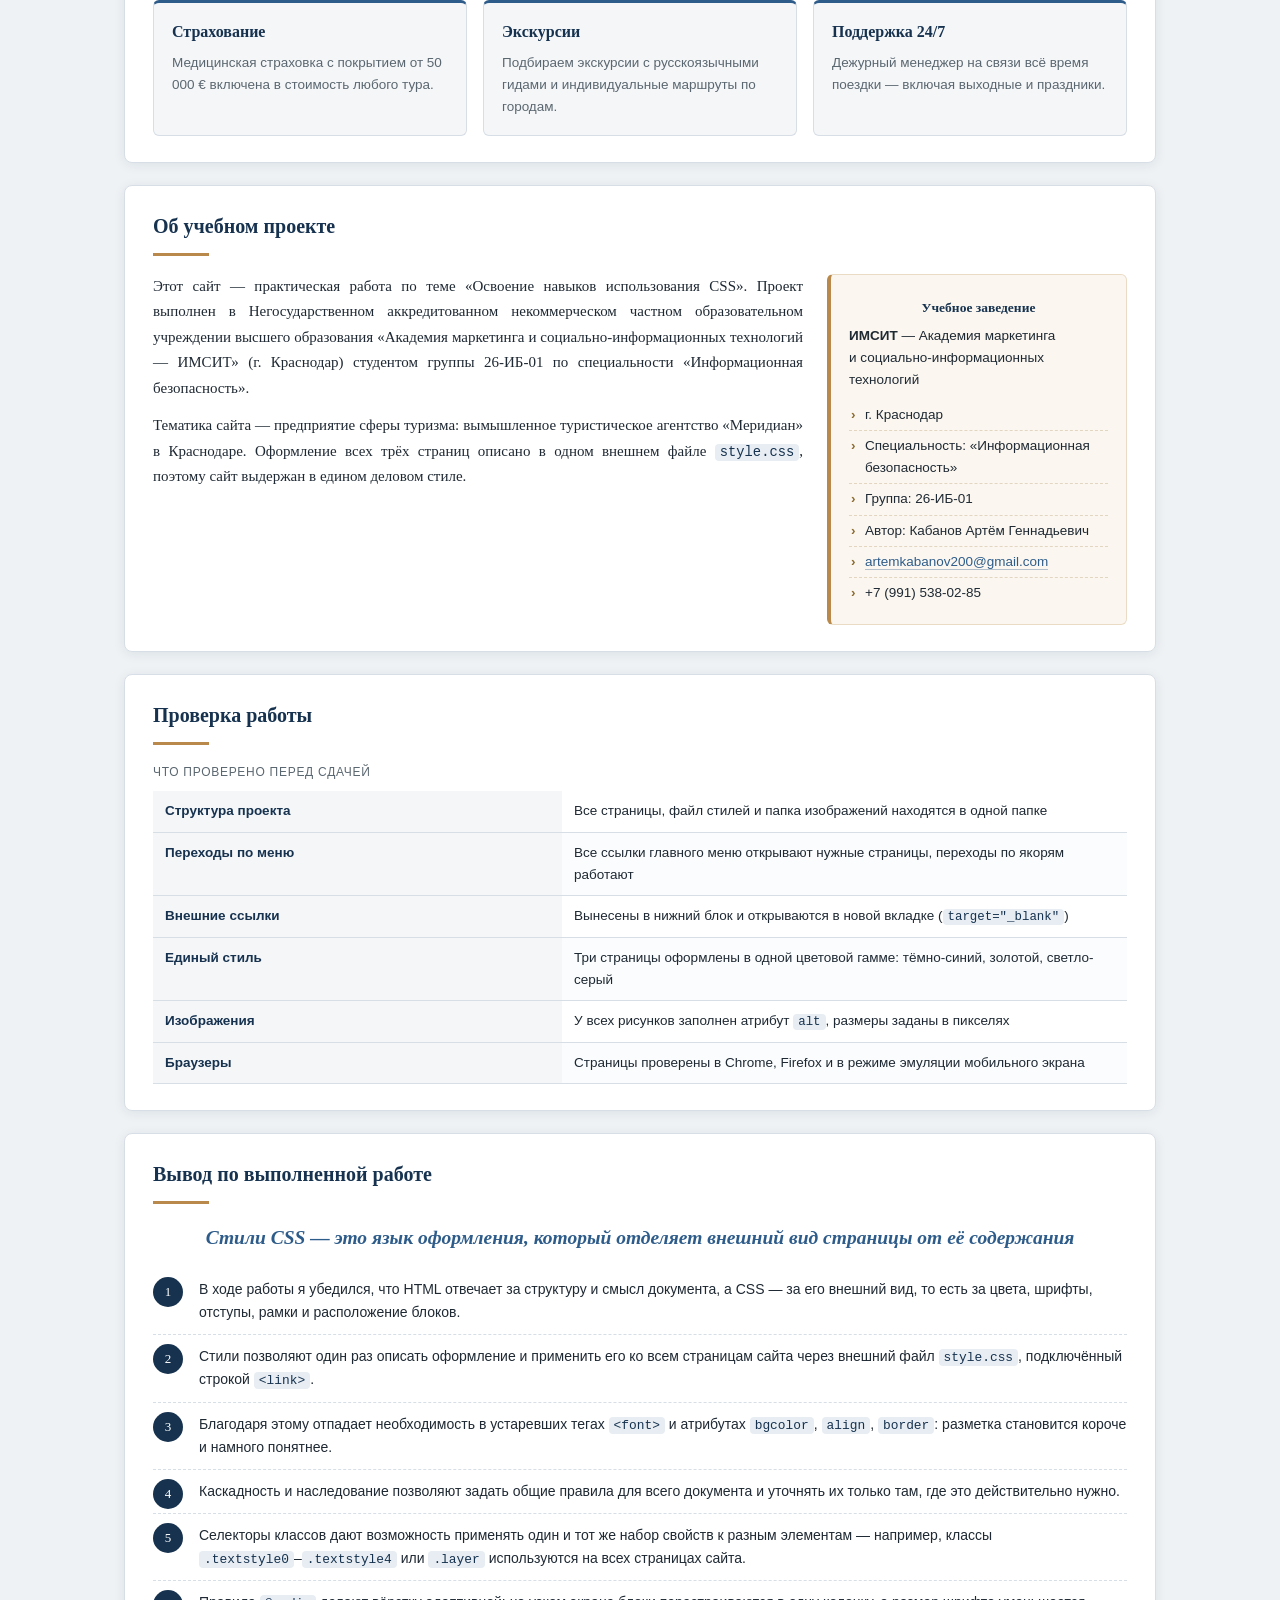
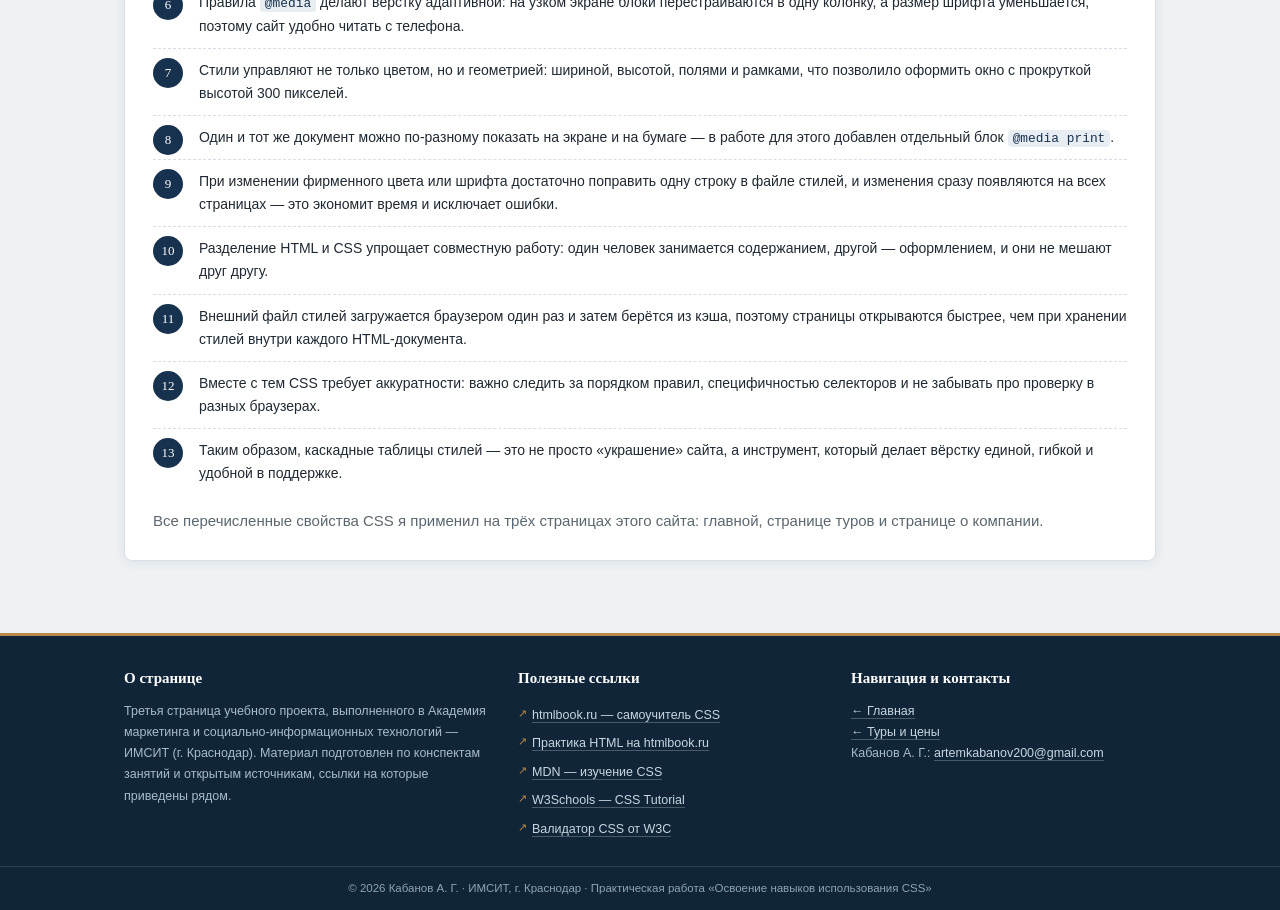
<file: index02.html>
<!DOCTYPE html>
<html lang="ru">
<head>
    <meta charset="utf-8">
    <meta name="viewport" content="width=device-width, initial-scale=1">
    <meta name="description" content="О туристическом агентстве «Меридиан»: принципы работы, памятка туристу, проверка сайта и вывод по практической работе по CSS.">
    <title>О компании «Меридиан» — Кабанов А. Г.</title>
    <link rel="stylesheet" href="style.css" type="text/css"> <!-- п. 3: подключаем внешние стили -->
</head>
<body>

<div class="topbar">
    <div class="topbar-inner">
        <span>Туристическое агентство «Меридиан» · Краснодар</span>
        <span><a href="mailto:artemkabanov200@gmail.com">artemkabanov200@gmail.com</a> · +7 (991) 538-02-85</span>
    </div>
</div>

<header class="masthead">
    <div class="masthead-inner">
        <img class="logo" src="images/logo.png" alt="Логотип туристического агентства «Меридиан»">
        <div>
            <p class="site-title">О компании</p>
            <p class="site-sub">Принципы работы, памятка туристу и сведения о сайте</p>
        </div>
        <span class="site-badge">Страница 3</span>
    </div>
</header>

<nav class="mainnav" aria-label="Главное меню">
    <ul>
        <li><a href="index.html">Главная</a></li>
        <li><a href="index01.html">Туры и цены</a></li>
        <li><a class="active" href="index02.html" aria-current="page">О компании</a></li>
        <li><a href="#conclusion">Вывод по работе</a></li>
    </ul>
</nav>

<main class="container">

    <header class="page-head">
        <p class="kicker">О нас</p>
        <h1 class="page-title">Агентство «Меридиан»</h1>
        <p class="lead">Небольшое агентство в центре Краснодара: мы не продаём «всё подряд», а подбираем
            поездку под конкретного человека — с его датами, бюджетом и представлением об отдыхе.</p>
    </header>

    <!-- ================= Текстовая часть ================= -->
    <section class="section">
        <h2 class="section-title">Как мы работаем</h2>
        <div class="rule"></div>
        <div class="two-col">
            <div>
                <!-- изменено: размер шрифта, цвет и выравнивание подобраны под деловой стиль через класс .textstyle1 -->
                <p class="textstyle1">Двенадцать лет — один принцип: честный маршрут</p>
                <!-- изменено: класс .textstyle4 (выравнивание по ширине), цвет текста заменён с чёрного на графитовый -->
                <p class="textstyle4">Агентство «Меридиан» работает с 2014 года. За это время мы отправили
                    в поездки больше шести тысяч туристов и научились главному: хороший тур начинается
                    не с цены, а с точного вопроса — что именно вы хотите увидеть и сколько времени готовы
                    провести в дороге. Поэтому первая консультация всегда бесплатная и занимает около
                    получаса.</p>
                <p class="textstyle4">Мы работаем с проверенными туроператорами и напрямую с отелями,
                    поэтому можем сравнить несколько вариантов на одни и те же даты. Все документы —
                    авиабилеты, ваучер, страховка, памятка — собираются в одну папку и выдаются за три дня
                    до вылета. Если рейс задерживается или в отеле что-то пошло не так, дежурный менеджер
                    остаётся на связи до возвращения туриста домой.</p>
                <p class="textstyle2">Ваш маршрут — наша работа, ваш отдых — ваша история</p>
            </div>

            <figure class="figure">
                <img src="images/office.jpg" alt="Офис туристического агентства «Меридиан»" width="688" height="384">
                <figcaption>Офис на Красной, 155. Здесь проходят встречи с клиентами и обсуждение маршрутов.</figcaption>
            </figure>
        </div>
    </section>

    <!-- ================= Окно с прокруткой (.layer) ================= -->
    <section class="section">
        <h2 class="section-title">Памятка туристу</h2>
        <div class="rule"></div>
        <p class="textstyle3">Блок с классом .layer: фиксированная высота и полоса прокрутки</p>

        <!-- изменено: содержимое окна заполнено своим текстом, параметры блока изменены в style.css -->
        <div class="layer">
            <p class="textstyle3">Памятка перед выездом.</p>
            <p class="textstyle4">За три дня до вылета менеджер присылает полный пакет документов: авиабилеты,
                ваучер на отель, страховой полис, программу тура и контакты принимающей стороны.
                Проверьте, что фамилия и имя в билете совпадают с загранпаспортом до последней буквы —
                исправить ошибку после выписки билета сложно и дорого.</p>
            <p class="textstyle4">В аэропорту приезжайте за три часа до вылета международного рейса:
                это время уходит на регистрацию, досмотр и паспортный контроль. Загранпаспорт должен быть
                действителен не меньше шести месяцев после даты возвращения, а страховка — покрывать весь
                срок поездки.</p>
            <p class="textstyle4">Возьмите с собой распечатку ваучера и страховки, хотя бы одну банковскую
                карту международной платёжной системы и небольшую сумму наличными. Лекарства, которые вы
                принимаете постоянно, положите в ручную кладь и сохраните рецепт — это упрощает досмотр.</p>
            <p class="textstyle4">Если рейс задержали, отель заменили или потерялся багаж — не решайте вопрос
                самостоятельно на месте: свяжитесь с дежурным менеджером агентства по телефону
                +7 (991) 538-02-85. Мы фиксируем обращение, связываемся с туроператором и страховой
                компанией и ведём вопрос до результата.</p>
        </div>
    </section>

    <!-- ================= Что мы делаем ================= -->
    <section class="section">
        <h2 class="section-title">Что входит в нашу работу</h2>
        <div class="rule"></div>
        <div class="card-grid">
            <article class="card">
                <h3>Подбор направления</h3>
                <p>Сезон, погода, визовые требования и бюджет — показываем 3–5 вариантов на ваши даты.</p>
            </article>
            <article class="card">
                <h3>Бронирование</h3>
                <p>Отель, перелёт и трансфер оформляются одной заявкой у проверенного туроператора.</p>
            </article>
            <article class="card">
                <h3>Визы и документы</h3>
                <p>Готовим список документов, проверяем анкеты и записываем на подачу в визовый центр.</p>
            </article>
            <article class="card">
                <h3>Страхование</h3>
                <p>Медицинская страховка с покрытием от 50 000 € включена в стоимость любого тура.</p>
            </article>
            <article class="card">
                <h3>Экскурсии</h3>
                <p>Подбираем экскурсии с русскоязычными гидами и индивидуальные маршруты по городам.</p>
            </article>
            <article class="card">
                <h3>Поддержка 24/7</h3>
                <p>Дежурный менеджер на связи всё время поездки — включая выходные и праздники.</p>
            </article>
        </div>
    </section>

    <!-- ================= Об учебном проекте ================= -->
    <section class="section">
        <h2 class="section-title">Об учебном проекте</h2>
        <div class="rule"></div>
        <div class="two-col">
            <div>
                <p class="textstyle4">Этот сайт — практическая работа по теме «Освоение навыков
                    использования CSS». Проект выполнен в Негосударственном аккредитованном
                    некоммерческом частном образовательном учреждении высшего образования
                    «Академия маркетинга и социально-информационных технологий — ИМСИТ»
                    (г. Краснодар) студентом группы 26-ИБ-01 по специальности
                    «Информационная безопасность».</p>
                <p class="textstyle4">Тематика сайта — предприятие сферы туризма: вымышленное
                    туристическое агентство «Меридиан» в Краснодаре. Оформление всех трёх страниц
                    описано в одном внешнем файле <code>style.css</code>, поэтому сайт выдержан
                    в едином деловом стиле.</p>
            </div>
            <aside class="info-box">
                <p class="textstyle3">Учебное заведение</p>
                <p><b>ИМСИТ</b> — Академия маркетинга<br>и социально-информационных технологий</p>
                <ul>
                    <li>г. Краснодар</li>
                    <li>Специальность: «Информационная безопасность»</li>
                    <li>Группа: 26-ИБ-01</li>
                    <li>Автор: Кабанов Артём Геннадьевич</li>
                    <li><a href="mailto:artemkabanov200@gmail.com">artemkabanov200@gmail.com</a></li>
                    <li>+7 (991) 538-02-85</li>
                </ul>
            </aside>
        </div>
    </section>

    <!-- ================= Проверка работы ================= -->
    <section class="section">
        <h2 class="section-title">Проверка работы</h2>
        <div class="rule"></div>
        <table class="info-table">
            <caption>Что проверено перед сдачей</caption>
            <tbody>
                <tr>
                    <th scope="row">Структура проекта</th>
                    <td>Все страницы, файл стилей и папка изображений находятся в одной папке</td>
                </tr>
                <tr>
                    <th scope="row">Переходы по меню</th>
                    <td>Все ссылки главного меню открывают нужные страницы, переходы по якорям работают</td>
                </tr>
                <tr>
                    <th scope="row">Внешние ссылки</th>
                    <td>Вынесены в нижний блок и открываются в новой вкладке (<code>target="_blank"</code>)</td>
                </tr>
                <tr>
                    <th scope="row">Единый стиль</th>
                    <td>Три страницы оформлены в одной цветовой гамме: тёмно-синий, золотой, светло-серый</td>
                </tr>
                <tr>
                    <th scope="row">Изображения</th>
                    <td>У всех рисунков заполнен атрибут <code>alt</code>, размеры заданы в пикселях</td>
                </tr>
                <tr>
                    <th scope="row">Браузеры</th>
                    <td>Страницы проверены в Chrome, Firefox и в режиме эмуляции мобильного экрана</td>
                </tr>
            </tbody>
        </table>
    </section>

    <!-- ================= ВЫВОД (п. 6) ================= -->
    <section class="section" id="conclusion">
        <h2 class="section-title">Вывод по выполненной работе</h2>
        <div class="rule"></div>
        <p class="textstyle1">Стили CSS — это язык оформления, который отделяет внешний вид страницы от её содержания</p>
        <ol class="conclusion-list">
            <li>В ходе работы я убедился, что HTML отвечает за структуру и смысл документа, а CSS — за его
                внешний вид, то есть за цвета, шрифты, отступы, рамки и расположение блоков.</li>
            <li>Стили позволяют один раз описать оформление и применить его ко всем страницам сайта через
                внешний файл <code>style.css</code>, подключённый строкой <code>&lt;link&gt;</code>.</li>
            <li>Благодаря этому отпадает необходимость в устаревших тегах <code>&lt;font&gt;</code> и атрибутах
                <code>bgcolor</code>, <code>align</code>, <code>border</code>: разметка становится короче
                и намного понятнее.</li>
            <li>Каскадность и наследование позволяют задать общие правила для всего документа и уточнять их
                только там, где это действительно нужно.</li>
            <li>Селекторы классов дают возможность применять один и тот же набор свойств к разным элементам —
                например, классы <code>.textstyle0</code>–<code>.textstyle4</code> или <code>.layer</code>
                используются на всех страницах сайта.</li>
            <li>Правила <code>@media</code> делают вёрстку адаптивной: на узком экране блоки перестраиваются
                в одну колонку, а размер шрифта уменьшается, поэтому сайт удобно читать с телефона.</li>
            <li>Стили управляют не только цветом, но и геометрией: шириной, высотой, полями и рамками,
                что позволило оформить окно с прокруткой высотой 300 пикселей.</li>
            <li>Один и тот же документ можно по-разному показать на экране и на бумаге — в работе для этого
                добавлен отдельный блок <code>@media print</code>.</li>
            <li>При изменении фирменного цвета или шрифта достаточно поправить одну строку в файле стилей,
                и изменения сразу появляются на всех страницах — это экономит время и исключает ошибки.</li>
            <li>Разделение HTML и CSS упрощает совместную работу: один человек занимается содержанием,
                другой — оформлением, и они не мешают друг другу.</li>
            <li>Внешний файл стилей загружается браузером один раз и затем берётся из кэша, поэтому страницы
                открываются быстрее, чем при хранении стилей внутри каждого HTML-документа.</li>
            <li>Вместе с тем CSS требует аккуратности: важно следить за порядком правил, специфичностью
                селекторов и не забывать про проверку в разных браузерах.</li>
            <li>Таким образом, каскадные таблицы стилей — это не просто «украшение» сайта, а инструмент,
                который делает вёрстку единой, гибкой и удобной в поддержке.</li>
        </ol>
        <p class="lead">Все перечисленные свойства CSS я применил на трёх страницах этого сайта: главной,
            странице туров и странице о компании.</p>
    </section>

</main>

<!-- Нижний блок: ссылки на внешние источники информации -->
<footer class="footer">
    <div class="footer-inner">
        <div>
            <h4>О странице</h4>
            <p>Третья страница учебного проекта, выполненного в Академия маркетинга и социально-информационных технологий — ИМСИТ (г. Краснодар).
                Материал подготовлен по конспектам занятий и открытым источникам, ссылки на которые
                приведены рядом.</p>
        </div>
        <div>
            <h4>Полезные ссылки</h4>
            <ul>
                <li><a href="https://htmlbook.ru/samcss" target="_blank" rel="noopener">htmlbook.ru — самоучитель CSS</a></li>
                <li><a href="https://htmlbook.ru/practical" target="_blank" rel="noopener">Практика HTML на htmlbook.ru</a></li>
                <li><a href="https://developer.mozilla.org/ru/docs/Learn/CSS" target="_blank" rel="noopener">MDN — изучение CSS</a></li>
                <li><a href="https://www.w3schools.com/css/" target="_blank" rel="noopener">W3Schools — CSS Tutorial</a></li>
                <li><a href="https://jigsaw.w3.org/css-validator/" target="_blank" rel="noopener">Валидатор CSS от W3C</a></li>
            </ul>
        </div>
        <div>
            <h4>Навигация и контакты</h4>
            <p><a href="index.html">← Главная</a><br>
                <a href="index01.html">← Туры и цены</a><br>
                Кабанов А. Г.: <a href="mailto:artemkabanov200@gmail.com">artemkabanov200@gmail.com</a></p>
        </div>
    </div>
    <div class="footer-bottom">© 2026 Кабанов А. Г. · ИМСИТ, г. Краснодар · Практическая работа «Освоение навыков использования CSS»</div>
</footer>

</body>
</html>
</file>
<file: style.css>
@charset "utf-8";
/* ============================================================
   Практическая работа «Освоение навыков использования CSS»
   Файл внешних стилей: style.css
   Автор: Кабанов Артём Геннадьевич, группа 26-ИБ-01
   Учебное заведение: Академия маркетинга и социально-информационных технологий — ИМСИТ (г. Краснодар)
   Специальность: Информационная безопасность
   Тематика: сайт туристического агентства «Меридиан»
   Единый деловой стиль сайта:
     основной цвет  — тёмно-синий  #16324F
     акцент         — золотой      #B8894A
     фон            — светло-серый #EEF2F5
     текст          — графитовый   #1F2933
   ============================================================ */

/* ---------- 1. Переменные и базовые настройки ---------- */
:root {
    --navy: #16324F;        /* изменено: вместо чистого #0000FF взят спокойный деловой синий */
    --navy-dark: #102538;
    --steel: #2E5C8A;
    --gold: #B8894A;        /* акцентный цвет вместо ярко-красного и оранжевого */
    --gold-dark: #8A6A2F;
    --bg: #EEF2F5;
    --surface: #FFFFFF;
    --surface-2: #F4F6F8;   /* изменено: вместо #D6D7D7 */
    --text: #1F2933;
    --muted: #5B6770;
    --border: #D7DEE5;
    --radius: 8px;
    --shadow: 0 2px 12px rgba(16, 37, 56, 0.08);
    --font-head: Georgia, "Times New Roman", serif;
    --font-body: Verdana, Geneva, Tahoma, "Segoe UI", sans-serif;
}

* {
    box-sizing: border-box;
}

html {
    font-size: 16px;         /* база для процентных размеров шрифта в .textstyle0-4 */
}

body {
    margin: 0;
    background: var(--bg);
    color: var(--text);
    font-family: var(--font-body);
    font-size: 15px;
    line-height: 1.65;
    -webkit-font-smoothing: antialiased;
}

img {
    max-width: 100%;
    height: auto;
}

a {
    color: var(--steel);
    text-decoration: none;
    border-bottom: 1px solid rgba(46, 92, 138, 0.35);
}

a:hover {
    color: var(--navy);
    border-bottom-color: var(--gold);
}

a:focus-visible,
button:focus-visible {
    outline: 2px solid var(--gold);
    outline-offset: 2px;
}

code {
    font-family: Consolas, "Courier New", monospace;
    font-size: 0.92em;
    color: var(--navy);
    background: #E7EDF2;
    padding: 1px 5px;
    border-radius: 4px;
    white-space: nowrap;
}

/* ---------- 2. Верхняя служебная полоса ---------- */
.topbar {
    background: var(--navy-dark);
    color: #B9C9D6;
    border-bottom: 3px solid var(--gold);
    font-size: 11.5px;
    letter-spacing: 0.06em;
    text-transform: uppercase;
}

.topbar-inner {
    max-width: 1080px;
    margin: 0 auto;
    padding: 8px 24px;
    display: flex;
    justify-content: space-between;
    gap: 16px;
    flex-wrap: wrap;
}

/* ссылки в верхней служебной полосе (почта и телефон) */
.topbar a {
    color: #FFFFFF;
    border-bottom-color: rgba(255, 255, 255, 0.35);
}

.topbar a:hover {
    color: #FFFFFF;
    border-bottom-color: var(--gold);
}

/* крупная контактная ссылка в карточках */
.contact-big a {
    border-bottom: 1px solid var(--gold);
}

.contact-big a:hover {
    color: var(--gold-dark);
}

/* ---------- 3. Шапка сайта ---------- */
.masthead {
    background: var(--surface);
    border-bottom: 1px solid var(--border);
}

.masthead-inner {
    max-width: 1080px;
    margin: 0 auto;
    padding: 18px 24px;
    display: flex;
    align-items: center;
    gap: 16px;
    flex-wrap: wrap;
}

.logo {
    width: 84px;
    height: 84px;
    object-fit: contain;          /* логотип-компас вписывается в круг без обрезки */
    background: #FFFFFF;
    border: 1px solid var(--border);
    border-radius: 50%;
    padding: 3px;
}

.site-title {
    margin: 0;
    font-family: var(--font-head);
    font-size: 23px;
    line-height: 1.2;
    color: var(--navy);
}

.site-sub {
    margin: 3px 0 0;
    font-size: 12.5px;
    color: var(--muted);
}

.site-badge {
    margin-left: auto;
    border: 1px solid var(--gold);
    color: var(--navy);
    border-radius: 999px;
    padding: 6px 14px;
    font-size: 11.5px;
    letter-spacing: 0.06em;
    text-transform: uppercase;
    background: #FDFBF7;
}

/* ---------- 4. Главное меню ---------- */
.mainnav {
    background: var(--navy);
}

.mainnav ul {
    max-width: 1080px;
    margin: 0 auto;
    padding: 0 12px;
    list-style: none;
    display: flex;
    flex-wrap: wrap;
}

.mainnav a {
    display: block;
    padding: 13px 16px;
    color: #DCE6EE;
    font-size: 13px;
    letter-spacing: 0.04em;
    border-bottom: 3px solid transparent;
}

.mainnav a:hover {
    color: #FFFFFF;
    background: rgba(255, 255, 255, 0.07);
    border-bottom-color: var(--gold);
}

.mainnav a.active {
    color: #FFFFFF;
    border-bottom-color: var(--gold);
}

/* ---------- 5. Контейнер и общие блоки ---------- */
.container {
    max-width: 1080px;
    margin: 0 auto;
    padding: 26px 24px 10px;
}

.section {
    background: var(--surface);
    border: 1px solid var(--border);
    border-radius: var(--radius);
    padding: 24px 28px 26px;
    margin-bottom: 22px;
    box-shadow: var(--shadow);
}

.section-title {
    margin: 0;
    font-family: var(--font-head);
    font-size: 20px;
    color: var(--navy);
}

.rule {
    width: 56px;
    height: 3px;
    background: var(--gold);
    margin: 10px 0 18px;
}

.kicker {
    margin: 0 0 6px;
    font-size: 11px;
    font-weight: bold;
    letter-spacing: 0.16em;
    text-transform: uppercase;
    color: var(--gold);
}

.lead {
    margin: 14px 0 0;
    color: var(--muted);
    font-size: 15px;
}

/* Заголовок внутренней страницы */
.page-head {
    background: var(--navy);
    color: #FFFFFF;
    border-radius: var(--radius);
    border-bottom: 3px solid var(--gold);
    padding: 26px 28px;
    margin-bottom: 22px;
    box-shadow: var(--shadow);
}

.page-title {
    margin: 0;
    font-family: var(--font-head);
    font-size: 30px;
    line-height: 1.25;
}

.page-head .lead {
    color: #C4D2DE;
}

.page-head .kicker {
    color: #D9C3A0;
}

/* ---------- 6. Первый экран (главный блок страницы) ---------- */
.hero {
    background: var(--surface);
    border: 1px solid var(--border);
    border-top: 4px solid var(--gold);
    border-radius: var(--radius);
    box-shadow: var(--shadow);
    padding: 28px;
    display: grid;
    grid-template-columns: 1.4fr 0.6fr;
    gap: 28px;
    align-items: center;
}

.hero-media {
    text-align: center;
}

.portrait {
    width: 100%;
    max-width: 250px;
    border: 6px solid #FFFFFF;
    border-radius: 10px;
    box-shadow: 0 10px 26px rgba(16, 37, 56, 0.2);
}

.btn-row {
    margin: 22px 0 0;
    display: flex;
    flex-wrap: wrap;
    gap: 10px;
}

.btn {
    display: inline-block;
    padding: 10px 18px;
    border-radius: 6px;
    font-size: 12.5px;
    letter-spacing: 0.04em;
    text-transform: uppercase;
    border: 1px solid transparent;
}

.btn-primary {
    background: var(--navy);
    color: #FFFFFF;
    border-color: var(--navy);
}

.btn-primary:hover {
    background: var(--navy-dark);
    color: #FFFFFF;
    border-color: var(--navy-dark);
}

.btn-outline {
    background: #FFFFFF;
    color: var(--navy);
    border-color: var(--gold);
}

.btn-outline:hover {
    background: #FDFBF7;
    color: var(--navy);
    border-color: var(--gold-dark);
}

/* ---------- 7. Сетки и карточки ---------- */
.two-col {
    display: grid;
    grid-template-columns: 1fr 300px;
    gap: 24px;
    align-items: start;
}

.card-grid {
    display: grid;
    grid-template-columns: repeat(3, 1fr);
    gap: 16px;
}

.card {
    background: var(--surface-2);
    border: 1px solid var(--border);
    border-top: 3px solid var(--steel);
    border-radius: 6px;
    padding: 16px 18px;
}

.card h3 {
    margin: 0 0 6px;
    font-family: var(--font-head);
    font-size: 16px;
    color: var(--navy);
}

.card p {
    margin: 0;
    font-size: 13.5px;
    color: var(--muted);
}

.info-box {
    background: #FBF7F0;
    border: 1px solid #EADCC4;
    border-left: 4px solid var(--gold);
    border-radius: 6px;
    padding: 16px 18px;
}

.info-box p {
    margin: 6px 0 0;
    font-size: 13.5px;
}

.info-box ul {
    margin: 8px 0 0;
    padding: 0;
    list-style: none;
    font-size: 13.5px;
}

.info-box li {
    padding: 4px 0 4px 16px;
    position: relative;
    border-bottom: 1px dashed #E3D6C0;
}

.info-box li:last-child {
    border-bottom: 0;
}

.info-box li::before {
    content: "›";
    position: absolute;
    left: 2px;
    color: var(--gold-dark);
    font-weight: bold;
}

/* ---------- 8. Таблица сведений ---------- */
.info-table {
    width: 100%;
    border-collapse: collapse;
    font-size: 13.5px;
}

.info-table caption {
    caption-side: top;
    text-align: left;
    font-size: 12px;
    letter-spacing: 0.06em;
    text-transform: uppercase;
    color: var(--muted);
    padding-bottom: 8px;
}

.info-table th,
.info-table td {
    padding: 9px 12px;
    border-bottom: 1px solid var(--border);
    text-align: left;
    vertical-align: top;
}

.info-table th {
    width: 42%;
    color: var(--navy);
    font-weight: bold;
    background: var(--surface-2);
}

.info-table tbody tr:nth-child(even) td {
    background: #FAFCFD;
}

/* ---------- 9. Список изученных тегов ---------- */
.tag-list {
    columns: 2;
    column-gap: 34px;
    margin: 0;
    padding: 0;
    list-style: none;
}

.tag-list li {
    break-inside: avoid;
    position: relative;
    padding: 7px 0 7px 20px;
    border-bottom: 1px dashed var(--border);
    font-size: 13.5px;
}

.tag-list li::before {
    content: "";
    position: absolute;
    left: 3px;
    top: 15px;
    width: 6px;
    height: 6px;
    border-radius: 50%;
    background: var(--gold);
}

/* ---------- 10. Таблицы каталога туров ---------- */
.table-scroll {
    width: 100%;
    overflow-x: auto;            /* на узких экранах таблица прокручивается вбок */
    margin: 0 0 4px;
}

.schedule {
    width: 100%;
    border-collapse: collapse;
    background: var(--surface);
    font-size: 13.5px;
}

.schedule caption {
    caption-side: top;
    text-align: left;
    font-family: var(--font-head);
    font-size: 16px;
    color: var(--navy);
    padding: 0 0 10px;
}

.schedule th {
    background: var(--navy);
    color: #FFFFFF;
    font-size: 12px;
    letter-spacing: 0.05em;
    text-transform: uppercase;
    text-align: left;
    padding: 10px 12px;
    border: 1px solid #24476A;
}

/* важно: цвет заголовков перекрывает цвет ячеек .pair-no и .room */
.schedule thead th,
.schedule thead th.pair-no,
.schedule thead th.time,
.schedule thead th.room {
    color: #FFFFFF;
}

.schedule td {
    padding: 9px 12px;
    border: 1px solid var(--border);
    vertical-align: middle;
}

.schedule tbody tr:nth-child(even) td {
    background: #F7F9FB;
}

.schedule .pair-no {
    width: 74px;
    text-align: center;
    font-weight: bold;
    color: var(--navy);
}

.schedule .time {
    width: 112px;
    white-space: nowrap;
    color: var(--muted);
}

.schedule .room {
    width: 84px;
    text-align: center;
    color: var(--navy);
}

.schedule .corpus {
    width: 150px;
    text-align: center;
    font-size: 12.5px;
    color: var(--muted);
    background: #EEF2F5;
}

.schedule .day-head {
    text-align: center;
    font-size: 13px;
    background: var(--steel);
    border-color: #2E5C8A;
}

.schedule .weekday {
    background: #E7EDF2;
    font-weight: bold;
    color: var(--navy);
    text-align: center;
}

.jump-nav {
    display: flex;
    flex-wrap: wrap;
    gap: 8px;
    margin: 0;
    padding: 0;
    list-style: none;
}

.jump-nav a {
    display: block;
    padding: 7px 14px;
    border: 1px solid var(--gold);
    border-radius: 999px;
    background: #FFFFFF;
    color: var(--navy);
    font-size: 12.5px;
}

.jump-nav a:hover {
    background: #FDFBF7;
    border-color: var(--gold-dark);
}

/* ---------- 10.1. Нумерованный список вывода ---------- */
.conclusion-list {
    counter-reset: concl;
    margin: 4px 0 0;
    padding: 0;
    list-style: none;
}

.conclusion-list li {
    counter-increment: concl;
    position: relative;
    padding: 10px 0 10px 46px;
    border-bottom: 1px dashed var(--border);
    font-size: 14px;
}

.conclusion-list li:last-child {
    border-bottom: 0;
}

.conclusion-list li::before {
    content: counter(concl);
    position: absolute;
    left: 0;
    top: 9px;
    width: 30px;
    height: 30px;
    line-height: 30px;
    text-align: center;
    background: var(--navy);
    color: #FFFFFF;
    border-radius: 50%;
    font-family: var(--font-head);
    font-size: 13px;
}

/* ---------- 11. Рисунки и галерея ---------- */
.figure {
    margin: 0;
}

.figure img {
    display: block;
    width: 100%;
    border-radius: var(--radius);
    border: 1px solid var(--border);
}

.figure figcaption {
    padding-top: 10px;
    font-size: 12.5px;
    color: var(--muted);
    font-style: italic;
}

.thumb-row {
    display: flex;
    flex-wrap: wrap;
    gap: 18px;
    margin-top: 6px;
}

.thumb-row a {
    border-bottom: 0;
    display: block;
}

.thumb {
    display: block;
    border: 2px solid var(--border);
    border-radius: 6px;
    transition: border-color 0.2s, box-shadow 0.2s;
}

.thumb:hover {
    border-color: var(--gold);
    box-shadow: 0 4px 14px rgba(16, 37, 56, 0.15);
}

/* ---------- 12. Стили из задания (домашний набор класса) ---------- */
/* Окно с прокруткой */
.layer {
    height: 300px;                    /* Высота блока */
    width: 100%;                      /* изменено: было 65% — блок растянут на всю ширину колонки */
    overflow: auto;                   /* Добавляем прокрутку */
    background: #F4F6F8;              /* изменено: было #D6D7D7 */
    padding: 14px 16px;               /* Поля вокруг текста */
    border: 1px solid #D7DEE5;        /* изменено: было 2px solid #0000ff */
    border-left: 4px solid #B8894A;   /* добавлено: золотая линия-акцент */
    border-radius: 6px;               /* добавлено: скругление углов */
}

.layer::-webkit-scrollbar {
    width: 10px;
}

.layer::-webkit-scrollbar-track {
    background: #E7EDF2;
}

.layer::-webkit-scrollbar-thumb {
    background: #9DB2C4;
    border-radius: 6px;
}

.layer::-webkit-scrollbar-thumb:hover {
    background: var(--navy);
}

.textstyle0 {
    font-family: Georgia, "Times New Roman", serif;  /* Вид шрифта */
    font-weight: bold;                               /* Жирное начертание шрифта */
    color: #16324F;                                  /* изменено: было #000000 */
    text-align: center;                              /* Выравнивание по центру */
    font-size: 250%;                                 /* Размер в % от стандартного */
    line-height: 1.25;                               /* добавлено: межстрочный интервал */
    margin: 0;
}

.textstyle1 {
    font-family: Georgia, "Times New Roman", serif;  /* Вид шрифта */
    color: #2E5C8A;                                  /* изменено: было #0000FF */
    font-style: italic;                              /* Курсивное начертание */
    font-weight: bold;                               /* Жирное начертание */
    text-align: center;                              /* Выравнивание по центру */
    font-size: 130%;                                 /* Размер в % от стандартного */
    margin: 0 0 14px;
}

.textstyle2 {
    font-family: Georgia, "Times New Roman", serif;  /* изменено: было Times New Roman */
    color: #8A6A2F;                                  /* изменено: было #FF0000 */
    font-style: italic;                              /* Курсивное начертание */
    font-weight: bold;                               /* Полужирное начертание */
    text-align: center;                              /* Выравнивание по центру */
    font-size: 120%;                                 /* Размер в % от стандартного */
    margin: 0 0 12px;
}

.textstyle3 {
    font-family: Georgia, "Times New Roman", serif;  /* Вид шрифта */
    color: #16324F;                                  /* изменено: было #000000 */
    font-weight: bold;                               /* Полужирное начертание */
    text-align: center;                              /* Выравнивание по центру */
    font-size: 100%;                                 /* Размер в % от стандартного */
    margin: 0 0 6px;
}

.textstyle4 {
    font-family: Georgia, "Times New Roman", serif;  /* Вид шрифта */
    color: #1F2933;                                  /* изменено: было #000000 */
    text-align: justify;                             /* Выравнивание по ширине */
    font-size: 100%;                                 /* Размер в % от стандартного */
    line-height: 1.7;                                /* добавлено: читаемый интервал */
    margin: 0 0 12px;
}

/* ---------- 13. Подвал сайта ---------- */
.footer {
    background: var(--navy-dark);
    color: #C9D6E2;
    border-top: 3px solid var(--gold);
    margin-top: 40px;
    font-size: 13px;
}

.footer-inner {
    max-width: 1080px;
    margin: 0 auto;
    padding: 30px 24px 22px;
    display: grid;
    grid-template-columns: 1.2fr 1fr 1fr;
    gap: 28px;
}

.footer h4 {
    margin: 0 0 10px;
    font-family: var(--font-head);
    font-size: 15px;
    color: #FFFFFF;
}

.footer p {
    margin: 0;
    color: #A9BCCB;
    font-size: 12.5px;
    line-height: 1.7;
}

.footer ul {
    margin: 0;
    padding: 0;
    list-style: none;
}

.footer li {
    padding: 4px 0 4px 14px;
    position: relative;
    font-size: 12.5px;
}

.footer li::before {
    content: "↗";
    position: absolute;
    left: 0;
    top: 3px;
    color: var(--gold);
    font-size: 11px;
}

.footer a {
    color: #C9D6E2;
    border-bottom-color: rgba(201, 214, 226, 0.3);
}

.footer a:hover {
    color: #FFFFFF;
    border-bottom-color: var(--gold);
}

.footer-bottom {
    border-top: 1px solid rgba(255, 255, 255, 0.12);
    padding: 12px 24px;
    text-align: center;
    font-size: 11.5px;
    color: #8FA3B5;
}

/* ---------- 14. Адаптивность ---------- */
@media (max-width: 860px) {
    .hero,
    .two-col,
    .card-grid,
    .footer-inner {
        grid-template-columns: 1fr;
    }

    .site-badge {
        margin-left: 0;
    }

    .hero {
        padding: 22px;
    }

    .section {
        padding: 20px;
    }
}

@media (max-width: 640px) {
    body {
        font-size: 14.5px;
    }

    .topbar-inner {
        font-size: 10.5px;
    }

    .site-title {
        font-size: 19px;
    }

    .page-title {
        font-size: 23px;
    }

    .textstyle0 {
        font-size: 180%;   /* изменено для мобильных экранов, чтобы заголовок не «расползался» */
    }

    .tag-list {
        columns: 1;
    }

    .container {
        padding: 18px 14px 6px;
    }

    /* меню на телефоне — одна строка с горизонтальной прокруткой, без «рваного» переноса */
    .mainnav ul {
        flex-wrap: nowrap;
        overflow-x: auto;
        -webkit-overflow-scrolling: touch;
    }

    .mainnav a {
        padding: 11px 12px;
        font-size: 12px;
        white-space: nowrap;
    }

    .schedule {
        font-size: 12px;
        min-width: 560px;         /* на телефоне таблица сохраняет читаемость и прокручивается вбок */
    }

    /* на телефоне таблица сведений превращается в «карточки»: подпись над значением */
    .info-table,
    .info-table tbody,
    .info-table tr,
    .info-table th,
    .info-table td {
        display: block;
        width: auto;
    }

    .info-table tr {
        border-bottom: 1px solid var(--border);
        padding: 6px 0;
    }

    .info-table th,
    .info-table td {
        border-bottom: 0;
        padding: 4px 12px;
    }

    .info-table th {
        background: transparent;
        padding-bottom: 0;
    }

    .schedule th,
    .schedule td {
        padding: 7px 8px;
    }
}

/* ---------- 15. Печать ---------- */
@media print {
    body {
        background: #FFFFFF;
    }

    .mainnav,
    .topbar,
    .btn-row,
    .jump-nav {
        display: none;
    }

    .section,
    .hero,
    .page-head {
        box-shadow: none;
        border: 1px solid #999999;
    }

    .layer {
        height: auto;
        overflow: visible;
    }
}

/* ============================================================
   16. Блоки сайта туристического агентства «Меридиан»
   (добавлено при переводе работы на тематику турагентства)
   ============================================================ */

/* Первый экран с фотографией направления */
.hero--travel {
    grid-template-columns: 1fr 1fr;   /* фотография крупнее, чем портрет в визитке */
    align-items: center;
}

.hero-photo {
    display: block;
    width: 100%;
    height: auto;
    border: 6px solid #FFFFFF;
    border-radius: 10px;
    box-shadow: 0 10px 26px rgba(16, 37, 56, 0.22);
    object-fit: cover;
}

.hero--travel .textstyle0 {
    font-size: 190%;                 /* заголовок первого экрана чуть меньше, чтобы влезал рядом с фото */
}

/* Цифры о компании */
.facts {
    display: grid;
    grid-template-columns: repeat(4, 1fr);
    gap: 16px;
}

.fact {
    background: var(--surface-2);
    border: 1px solid var(--border);
    border-radius: 6px;
    padding: 14px 12px;
    text-align: center;
}

.fact b {
    display: block;
    font-family: var(--font-head);
    font-size: 26px;
    line-height: 1.2;
    color: var(--navy);
}

.fact span {
    font-size: 12px;
    color: var(--muted);
}

/* Карточка тура с фотографией */
.tour-card {
    background: var(--surface);
    border: 1px solid var(--border);
    border-radius: var(--radius);
    overflow: hidden;
    box-shadow: var(--shadow);
    display: flex;
    flex-direction: column;
    transition: box-shadow 0.2s, transform 0.2s;
}

.tour-card:hover {
    box-shadow: 0 10px 26px rgba(16, 37, 56, 0.16);
    transform: translateY(-2px);
}

.tour-card > img {
    display: block;
    width: 100%;
    height: 172px;
    object-fit: cover;
    border-bottom: 3px solid var(--gold);
}

.tour-body {
    padding: 16px 18px 18px;
    display: flex;
    flex-direction: column;
    flex: 1;
}

.tour-title {
    margin: 0 0 4px;
    font-family: var(--font-head);
    font-size: 17px;
    color: var(--navy);
}

.tour-meta {
    margin: 0 0 10px;
    font-size: 12.5px;
    color: var(--muted);
}

.tour-badge {
    display: inline-block;
    align-self: flex-start;
    margin-bottom: 8px;
    padding: 3px 10px;
    border-radius: 999px;
    background: #FBF3E7;
    border: 1px solid #E6D3B3;
    color: var(--gold-dark);
    font-size: 10.5px;
    letter-spacing: 0.08em;
    text-transform: uppercase;
}

.tour-bottom {
    margin-top: auto;
    padding-top: 10px;
    border-top: 1px dashed var(--border);
    display: flex;
    align-items: baseline;
    justify-content: space-between;
    gap: 10px;
}

.price {
    font-family: var(--font-head);
    font-size: 20px;
    font-weight: bold;
    color: var(--gold-dark);
}

.price small {
    font-family: var(--font-body);
    font-size: 11.5px;
    font-weight: normal;
    color: var(--muted);
}

/* Номерные цены в таблицах туров */
.schedule .price-cell {
    width: 130px;
    text-align: right;
    white-space: nowrap;
    font-weight: bold;
    color: var(--gold-dark);
}

.schedule .hotel-name {
    font-weight: bold;
    color: var(--navy);
}

/* Шаги оформления тура */
.steps {
    counter-reset: step;
    margin: 0;
    padding: 0;
    list-style: none;
    display: grid;
    grid-template-columns: repeat(4, 1fr);
    gap: 18px;
}

.steps li {
    counter-increment: step;
    position: relative;
    background: var(--surface-2);
    border: 1px solid var(--border);
    border-radius: 6px;
    padding: 22px 16px 16px;
    font-size: 13px;
    color: var(--muted);
}

.steps li::before {
    content: counter(step);
    position: absolute;
    top: -12px;
    left: 16px;
    width: 26px;
    height: 26px;
    line-height: 26px;
    border-radius: 50%;
    background: var(--gold);
    color: #FFFFFF;
    font-family: var(--font-head);
    font-size: 13px;
    text-align: center;
}

.steps b {
    display: block;
    margin-bottom: 4px;
    font-family: var(--font-head);
    font-size: 14.5px;
    color: var(--navy);
}

/* Отзывы */
.quotes {
    display: grid;
    grid-template-columns: repeat(3, 1fr);
    gap: 16px;
}

.quote {
    margin: 0;
    background: #FBF7F0;
    border-left: 4px solid var(--gold);
    border-radius: 6px;
    padding: 14px 16px;
    font-size: 13px;
    font-style: italic;
    color: var(--text);
}

.quote footer {
    margin-top: 8px;
    font-style: normal;
    font-weight: bold;
    font-size: 12px;
    color: var(--navy);
}

/* Контакты в шапке и на страницах */
.contact-big {
    font-family: var(--font-head);
    font-size: 19px;
    color: var(--navy);
}

@media (max-width: 860px) {
    .hero--travel {
        grid-template-columns: 1fr;   /* фото под текстом на узком экране */
    }

    .facts,
    .steps {
        grid-template-columns: repeat(2, 1fr);
    }

    .quotes {
        grid-template-columns: 1fr;
    }
}

@media (max-width: 640px) {
    .facts,
    .steps {
        grid-template-columns: 1fr;
    }

    .hero--travel .textstyle0 {
        font-size: 160%;
    }
}
</file>
